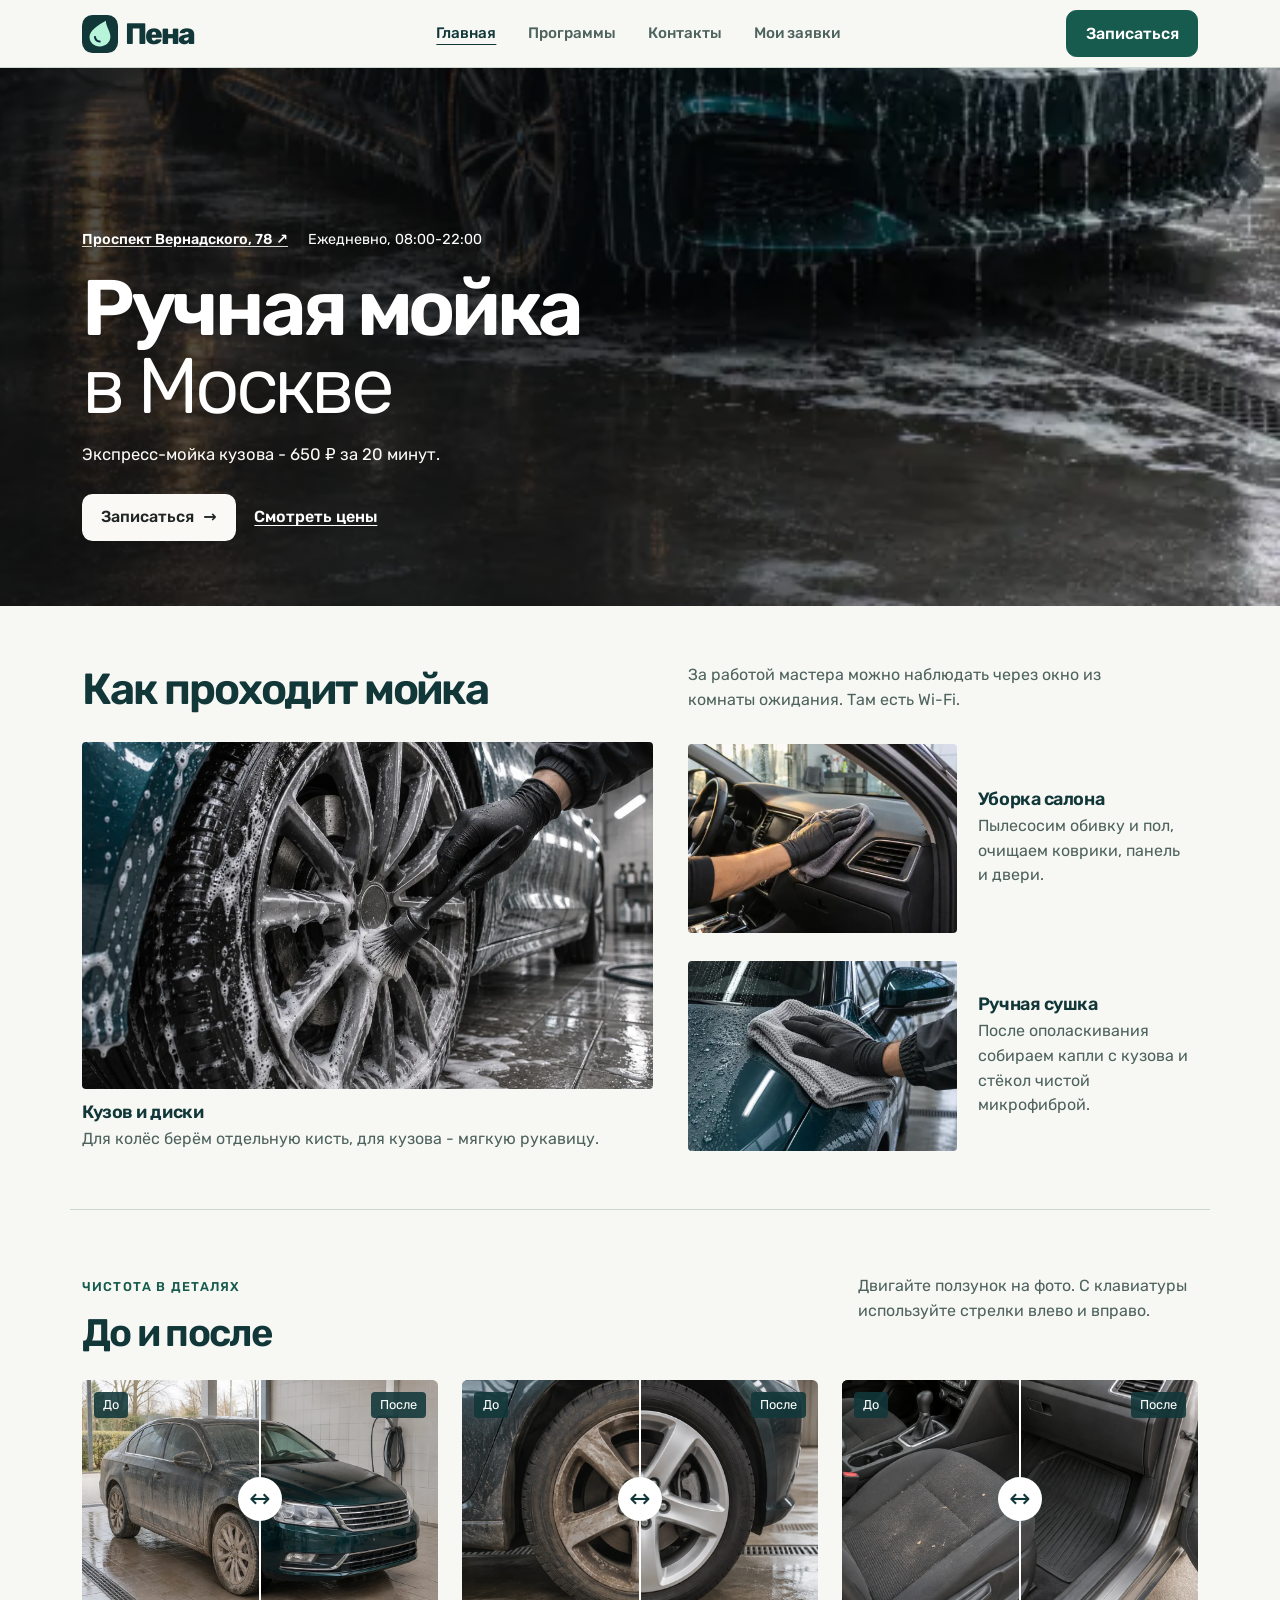
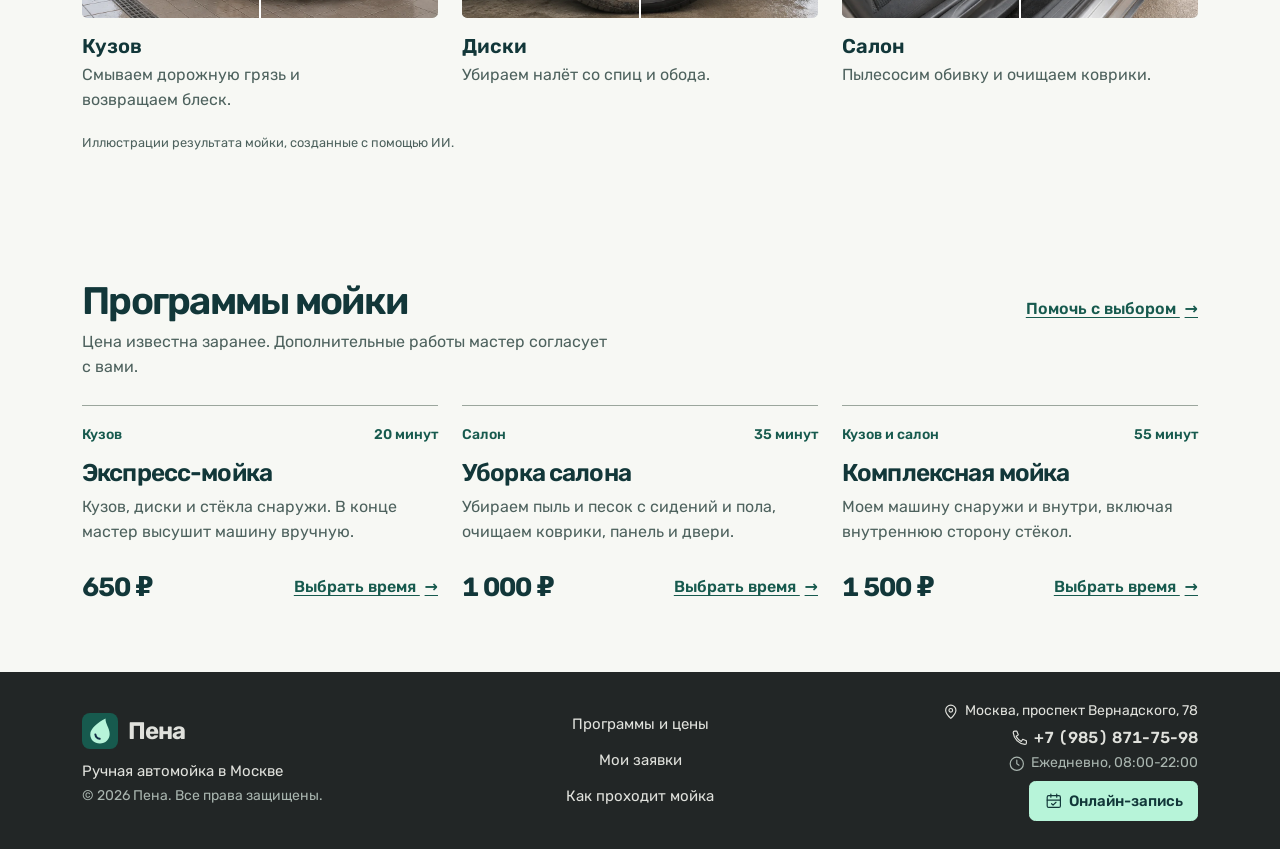
<file: index.html>
<!doctype html>
<html lang="ru">
<head>
  <meta charset="utf-8">
  <meta name="viewport" content="width=device-width, initial-scale=1">
  <meta name="theme-color" content="#123b3c">
  <meta name="description" content="Ручная мойка кузова и уборка салона на проспекте Вернадского, 78. Три программы от 650 ₽. Работаем ежедневно с 08:00 до 22:00.">
  <meta property="og:type" content="website">
  <meta property="og:locale" content="ru_RU">
  <meta property="og:title" content="Пена - ручная автомойка на проспекте Вернадского">
  <meta property="og:description" content="Ручная мойка кузова и уборка салона на проспекте Вернадского, 78. Три программы от 650 ₽. Работаем ежедневно с 08:00 до 22:00.">
  <title>Пена - ручная автомойка на проспекте Вернадского</title>
  <link rel="icon" href="images/drop.svg" type="image/svg+xml">
  <link rel="stylesheet" href="vendor/bootstrap/css/bootstrap.min.css">
  <link rel="stylesheet" href="css/custom.css?v=32db517846">
</head>
<body>
  <a class="skip-link visually-hidden-focusable" href="#main-content">К содержимому</a>
  <header id="top" class="site-header container-fluid px-0">
    <nav class="navbar navbar-expand-md" aria-label="Основная навигация">
      <div class="container">
        <a class="navbar-brand wordmark" href="index.html" aria-label="Пена, главная страница">
          <img src="images/drop.svg" alt="" width="36" height="38">Пена
        </a>
        <button class="navbar-toggler" type="button" data-bs-toggle="collapse" data-bs-target="#site-menu"
                aria-controls="site-menu" aria-expanded="false" aria-label="Меню разделов"><span class="navbar-toggler-icon"></span></button>
        <div id="site-menu" class="collapse navbar-collapse">
          <ul class="navbar-nav mx-md-auto gap-md-2 gap-lg-3">
            <li class="nav-item"><a class="nav-link active" aria-current="page" href="index.html">Главная</a></li>
            <li class="nav-item"><a class="nav-link" href="catalog.html">Программы</a></li>
            <li class="nav-item"><a class="nav-link" href="#contacts">Контакты</a></li>
            <li class="nav-item"><a class="nav-link" id="nav-requests" href="order.html#requests">Мои заявки</a></li>
          </ul>
          <a class="btn btn-primary nav-booking" id="nav-booking" href="order.html">Записаться</a>
        </div>
      </div>
    </nav>
  </header>

  <main id="main-content" tabindex="-1">
    <section class="home-hero" aria-labelledby="hero-title">
      <picture class="hero-backdrop">
        <source media="(max-width: 767.98px) and (orientation: portrait)"
                srcset="images/wash-portrait-480.webp 480w, images/wash-portrait.webp 864w"
                sizes="100vw" width="864" height="1080">
        <img src="images/wash-panorama.webp"
             srcset="images/wash-panorama-960.webp 960w, images/wash-panorama.webp 1728w"
             sizes="100vw" width="1728" height="864" fetchpriority="high"
             alt="Струя воды смывает пену с тёмного седана в моечном боксе">
      </picture>
      <div class="hero-content">
        <div class="container">
          <div class="hero-copy">
            <div class="hero-location">
              <a class="hero-address" href="https://yandex.ru/maps/213/moscow/?text=%D0%9C%D0%BE%D1%81%D0%BA%D0%B2%D0%B0%2C%20%D0%BF%D1%80%D0%BE%D1%81%D0%BF%D0%B5%D0%BA%D1%82%20%D0%92%D0%B5%D1%80%D0%BD%D0%B0%D0%B4%D1%81%D0%BA%D0%BE%D0%B3%D0%BE%2C%2078" target="_blank" rel="noopener noreferrer">Проспект Вернадского, 78 <span aria-hidden="true">↗</span></a>
              <span class="hero-hours">Ежедневно, 08:00-22:00</span>
            </div>
            <h1 id="hero-title">Ручная мойка <span>в Москве</span></h1>
            <p>Экспресс-мойка кузова - 650&nbsp;₽ за&nbsp;20&nbsp;минут.</p>
            <div class="hero-actions">
              <a class="btn btn-photo" href="order.html" aria-label="Записаться на мойку">Записаться <span aria-hidden="true">→</span></a>
              <a class="hero-link" href="#programs">Смотреть цены</a>
            </div>
          </div>
        </div>
      </div>
    </section>

    <section id="about" class="container wash-story" aria-labelledby="about-title">
      <div class="story-heading">
        <h2 id="about-title">Как проходит мойка</h2>
        <p>За работой мастера можно наблюдать через окно из комнаты ожидания. Там есть Wi-Fi.</p>
      </div>
      <div class="story-spread">
        <figure class="story-lead">
          <img src="images/wheel-care.webp" srcset="images/wheel-care-480.webp 480w, images/wheel-care.webp 1080w"
               sizes="(min-width: 1400px) 680px, (min-width: 992px) 52vw, (min-width: 768px) 696px, (min-width: 576px) 516px, 100vw"
               width="1080" height="720" loading="lazy" decoding="async" alt="Мастер очищает кистью спицы колёсного диска в пене">
          <figcaption><h3>Кузов и диски</h3><p>Для колёс берём отдельную кисть, для кузова - мягкую рукавицу.</p></figcaption>
        </figure>
        <figure class="story-detail">
          <img src="images/cabin-care.webp" srcset="images/cabin-care-480.webp 480w, images/cabin-care.webp 1080w"
               sizes="(min-width: 1400px) 310px, (min-width: 992px) 23vw, (min-width: 576px) 44vw, 40vw"
               width="1080" height="720" loading="lazy" decoding="async" alt="Мастер протирает переднюю панель салона возле дефлектора">
          <figcaption><h3>Уборка салона</h3><p>Пылесосим обивку и пол, очищаем коврики, панель и двери.</p></figcaption>
        </figure>
        <figure class="story-detail">
          <img src="images/hand-drying.webp" srcset="images/hand-drying-480.webp 480w, images/hand-drying.webp 1080w"
               sizes="(min-width: 1400px) 310px, (min-width: 992px) 23vw, (min-width: 576px) 44vw, 40vw"
               width="1080" height="720" loading="lazy" decoding="async" alt="Рука в перчатке собирает капли с кузова вафельной микрофиброй">
          <figcaption><h3>Ручная сушка</h3><p>После ополаскивания собираем капли с кузова и стёкол чистой микрофиброй.</p></figcaption>
        </figure>
      </div>
    </section>

    <section id="before-after" class="container section-space" aria-labelledby="gallery-title">
      <div class="section-heading">
        <div><p class="feature-eyebrow">Чистота в деталях</p><h2 id="gallery-title">До и после</h2></div>
        <p class="feature-note" id="gallery-hint">Двигайте ползунок на фото. С клавиатуры используйте стрелки влево и вправо.</p>
      </div>
      <div class="row g-4">
        <div class="col-12 col-md-4">
          <figure class="comparison-figure">
            <div class="comparison-frame">
              <img class="comparison-photo comparison-after" src="images/comparison-body.webp" width="2172" height="724" loading="lazy" decoding="async" alt="Чистый тёмно-бирюзовый кузов после мойки">
              <div class="comparison-before"><img class="comparison-photo" src="images/comparison-body.webp" width="2172" height="724" loading="lazy" decoding="async" alt="Тот же кузов с дорожной грязью до мойки"></div>
              <span class="comparison-badge before" aria-hidden="true">До</span><span class="comparison-badge after" aria-hidden="true">После</span>
              <span class="comparison-handle" aria-hidden="true"><span>↔</span></span>
              <input class="comparison-range" type="range" min="0" max="100" value="50" disabled aria-label="Сравнить кузов до и после мойки" aria-describedby="gallery-hint">
            </div>
            <figcaption><h3>Кузов</h3><p>Смываем дорожную грязь и возвращаем блеск.</p></figcaption>
          </figure>
        </div>
        <div class="col-12 col-md-4">
          <figure class="comparison-figure">
            <div class="comparison-frame">
              <img class="comparison-photo comparison-after" src="images/comparison-wheels.webp" width="2172" height="724" loading="lazy" decoding="async" alt="Чистый серебристый колёсный диск после мойки">
              <div class="comparison-before"><img class="comparison-photo" src="images/comparison-wheels.webp" width="2172" height="724" loading="lazy" decoding="async" alt="Тот же диск с налётом и грязью до мойки"></div>
              <span class="comparison-badge before" aria-hidden="true">До</span><span class="comparison-badge after" aria-hidden="true">После</span>
              <span class="comparison-handle" aria-hidden="true"><span>↔</span></span>
              <input class="comparison-range" type="range" min="0" max="100" value="50" disabled aria-label="Сравнить диски до и после мойки" aria-describedby="gallery-hint">
            </div>
            <figcaption><h3>Диски</h3><p>Убираем налёт со спиц и обода.</p></figcaption>
          </figure>
        </div>
        <div class="col-12 col-md-4">
          <figure class="comparison-figure">
            <div class="comparison-frame">
              <img class="comparison-photo comparison-after" src="images/comparison-interior.webp" width="2172" height="724" loading="lazy" decoding="async" alt="Чистое тканевое сиденье и коврик после уборки">
              <div class="comparison-before"><img class="comparison-photo" src="images/comparison-interior.webp" width="2172" height="724" loading="lazy" decoding="async" alt="То же сиденье с крошками и грязный коврик до уборки"></div>
              <span class="comparison-badge before" aria-hidden="true">До</span><span class="comparison-badge after" aria-hidden="true">После</span>
              <span class="comparison-handle" aria-hidden="true"><span>↔</span></span>
              <input class="comparison-range" type="range" min="0" max="100" value="50" disabled aria-label="Сравнить салон до и после уборки" aria-describedby="gallery-hint">
            </div>
            <figcaption><h3>Салон</h3><p>Пылесосим обивку и очищаем коврики.</p></figcaption>
          </figure>
        </div>
      </div>
      <p class="gallery-note">Иллюстрации результата мойки, созданные с помощью ИИ.</p>
      <noscript><p>Для перемещения ползунков включите JavaScript.</p></noscript>
    </section>

    <section id="programs" class="container section-space" aria-labelledby="programs-title">
      <div class="section-heading">
        <div><h2 id="programs-title">Программы мойки</h2><p class="rates-note">Цена известна заранее. Дополнительные работы мастер согласует с вами.</p></div>
        <a class="text-action" href="catalog.html#program-picker">Помочь с выбором <span aria-hidden="true">→</span></a>
      </div>
      <div class="row g-3 g-lg-4">
        <div class="col-12 col-md-6 col-lg-4">
          <article class="rate-card h-100">
            <p class="service-meta"><span>Кузов</span><span>20 минут</span></p>
            <h3><a class="title-link" href="product.html?program=express">Экспресс-мойка</a></h3>
            <p class="service-description">Кузов, диски и стёкла снаружи. В конце мастер высушит машину вручную.</p>
            <div class="rate-bottom"><strong>650&nbsp;₽</strong><a class="text-action" href="order.html?program=express" aria-label="Выбрать время для программы «Экспресс-мойка»">Выбрать время <span aria-hidden="true">→</span></a></div>
          </article>
        </div>
        <div class="col-12 col-md-6 col-lg-4">
          <article class="rate-card h-100">
            <p class="service-meta"><span>Салон</span><span>35 минут</span></p>
            <h3><a class="title-link" href="product.html?program=interior">Уборка салона</a></h3>
            <p class="service-description">Убираем пыль и песок с сидений и пола, очищаем коврики, панель и двери.</p>
            <div class="rate-bottom"><strong>1&nbsp;000&nbsp;₽</strong><a class="text-action" href="order.html?program=interior" aria-label="Выбрать время для программы «Уборка салона»">Выбрать время <span aria-hidden="true">→</span></a></div>
          </article>
        </div>
        <div class="col-12 col-md-6 col-lg-4">
          <article class="rate-card h-100">
            <p class="service-meta"><span>Кузов и салон</span><span>55 минут</span></p>
            <h3><a class="title-link" href="product.html?program=complete">Комплексная мойка</a></h3>
            <p class="service-description">Моем машину снаружи и внутри, включая внутреннюю сторону стёкол.</p>
            <div class="rate-bottom"><strong>1&nbsp;500&nbsp;₽</strong><a class="text-action" href="order.html?program=complete" aria-label="Выбрать время для программы «Комплексная мойка»">Выбрать время <span aria-hidden="true">→</span></a></div>
          </article>
        </div>
      </div>
    </section>
  </main>

  <footer id="contacts" class="site-footer" aria-labelledby="contacts-title">
    <h2 id="contacts-title" class="visually-hidden">Контакты и разделы автомойки «Пена»</h2>
    <div class="container footer-layout">
      <div class="footer-about">
        <a class="footer-brand" href="index.html" aria-label="Пена, главная страница">
          <span class="footer-brand-mark"><img src="images/drop.svg" width="26" height="28" alt=""></span>
          <span>Пена</span>
        </a>
        <p class="footer-description">Ручная автомойка в Москве</p>
        <p class="footer-copyright">© 2026 Пена. Все права защищены.</p>
      </div>
      <nav class="footer-nav" aria-label="Разделы внизу страницы">
        <a href="catalog.html">Программы и цены</a>
        <a href="order.html#requests">Мои заявки</a>
        <a href="index.html#about">Как проходит мойка</a>
      </nav>
      <div class="footer-contacts">
        <address class="footer-contact-details">
          <a class="footer-contact-line footer-address" href="https://yandex.ru/maps/213/moscow/?text=%D0%9C%D0%BE%D1%81%D0%BA%D0%B2%D0%B0%2C%20%D0%BF%D1%80%D0%BE%D1%81%D0%BF%D0%B5%D0%BA%D1%82%20%D0%92%D0%B5%D1%80%D0%BD%D0%B0%D0%B4%D1%81%D0%BA%D0%BE%D0%B3%D0%BE%2C%2078" target="_blank" rel="noopener noreferrer">
            <svg class="footer-icon" viewBox="0 0 24 24" fill="none" stroke="currentColor" stroke-width="1.6" stroke-linecap="round" stroke-linejoin="round" aria-hidden="true"><path d="M19 10c0 5-7 11-7 11S5 15 5 10a7 7 0 1 1 14 0Z"/><circle cx="12" cy="10" r="2.5"/></svg><span>Москва, проспект Вернадского, 78</span>
          </a>
          <a class="footer-contact-line footer-telephone" href="tel:+79858717598">
            <svg class="footer-icon" viewBox="0 0 24 24" fill="none" stroke="currentColor" stroke-width="1.6" stroke-linecap="round" stroke-linejoin="round" aria-hidden="true"><path d="m8 3 2 5-3 2a16 16 0 0 0 7 7l2-3 5 2v3a2 2 0 0 1-2 2A18 18 0 0 1 3 5a2 2 0 0 1 2-2Z"/></svg><span>+7 (985) 871-75-98</span>
          </a>
          <span class="footer-contact-line footer-hours"><svg class="footer-icon" viewBox="0 0 24 24" fill="none" stroke="currentColor" stroke-width="1.6" stroke-linecap="round" stroke-linejoin="round" aria-hidden="true"><circle cx="12" cy="12" r="9"/><path d="M12 7v5l3 2"/></svg><span>Ежедневно, 08:00-22:00</span></span>
        </address>
        <a class="btn footer-booking" href="order.html"><svg class="footer-icon" viewBox="0 0 24 24" fill="none" stroke="currentColor" stroke-width="1.6" stroke-linecap="round" stroke-linejoin="round" aria-hidden="true"><rect x="3" y="5" width="18" height="16" rx="2"/><path d="M16 3v4M8 3v4M3 11h18m-12 5 2 2 4-4"/></svg><span>Онлайн-запись</span></a>
      </div>
    </div>
  </footer>

  <script src="vendor/bootstrap/js/bootstrap.bundle.min.js"></script>
  <script src="js/navigation.js"></script>
  <script src="js/gallery.js"></script>
</body>
</html>
</file>
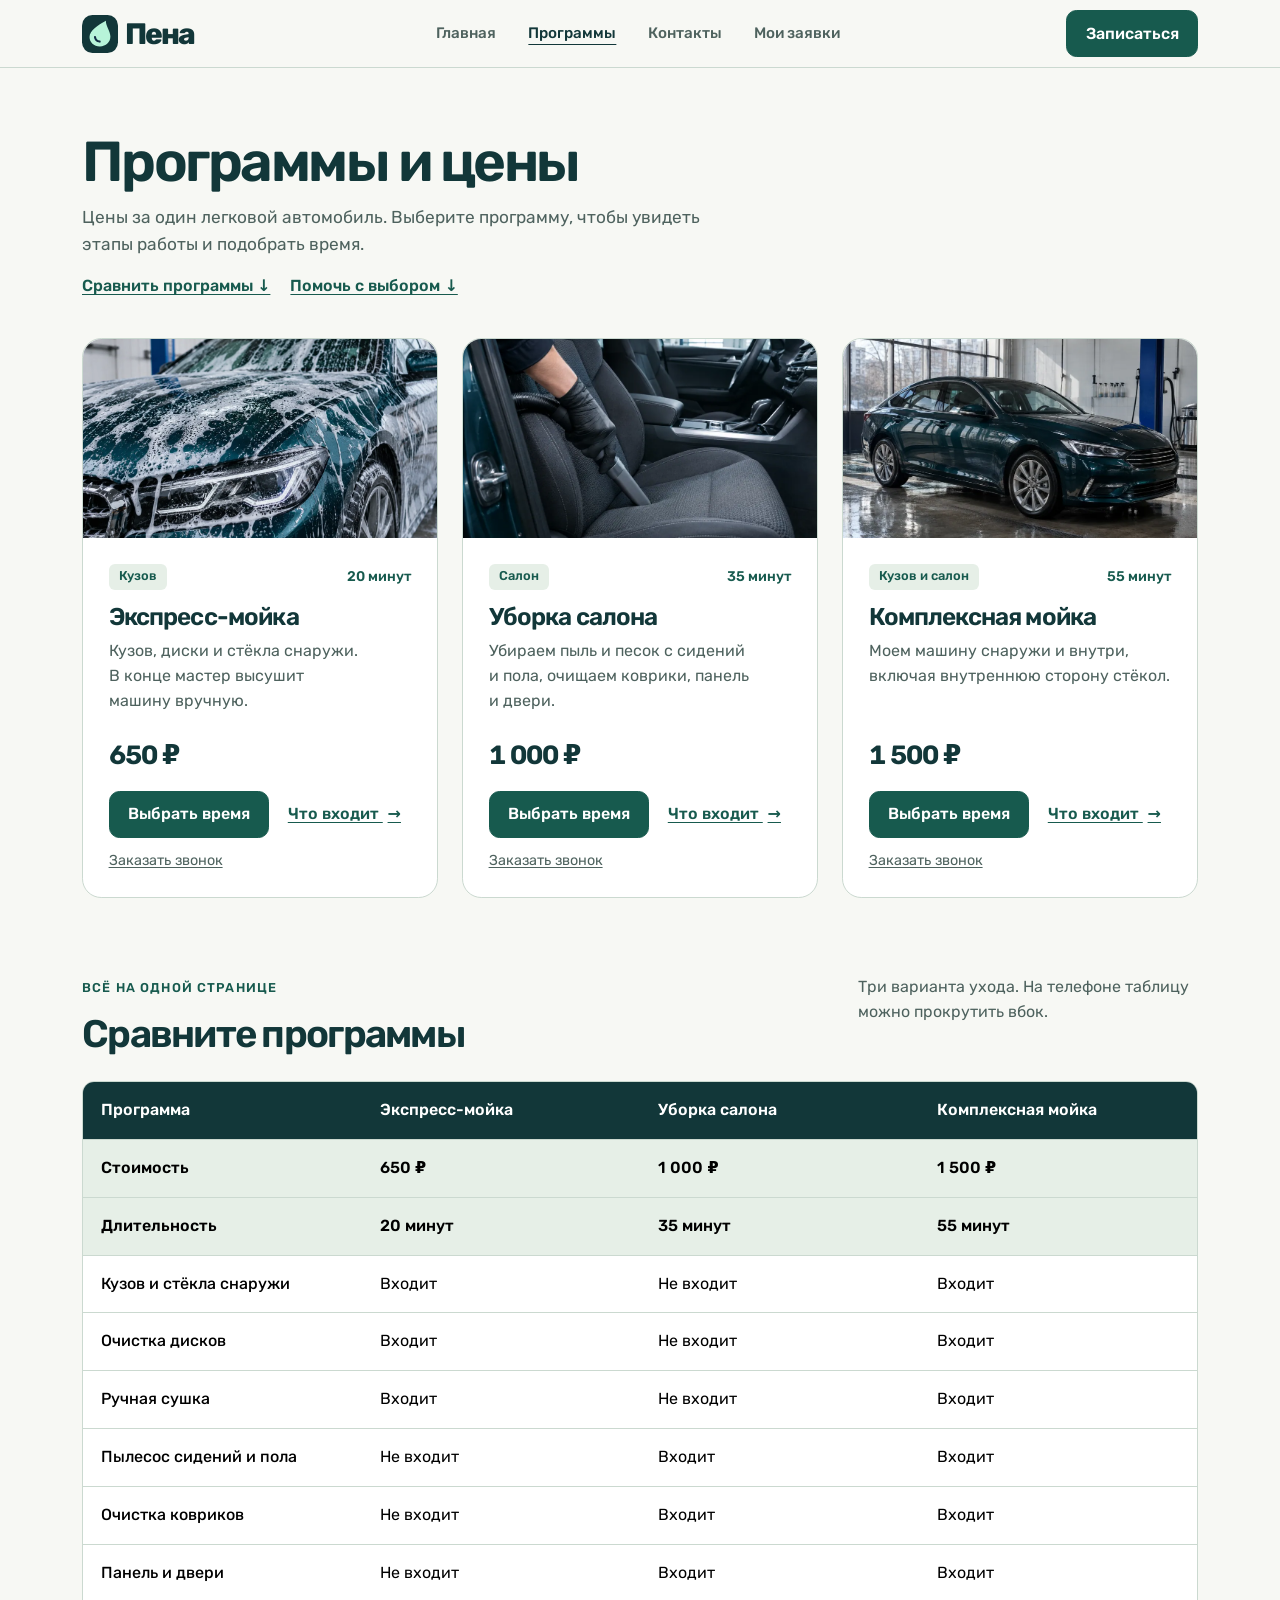
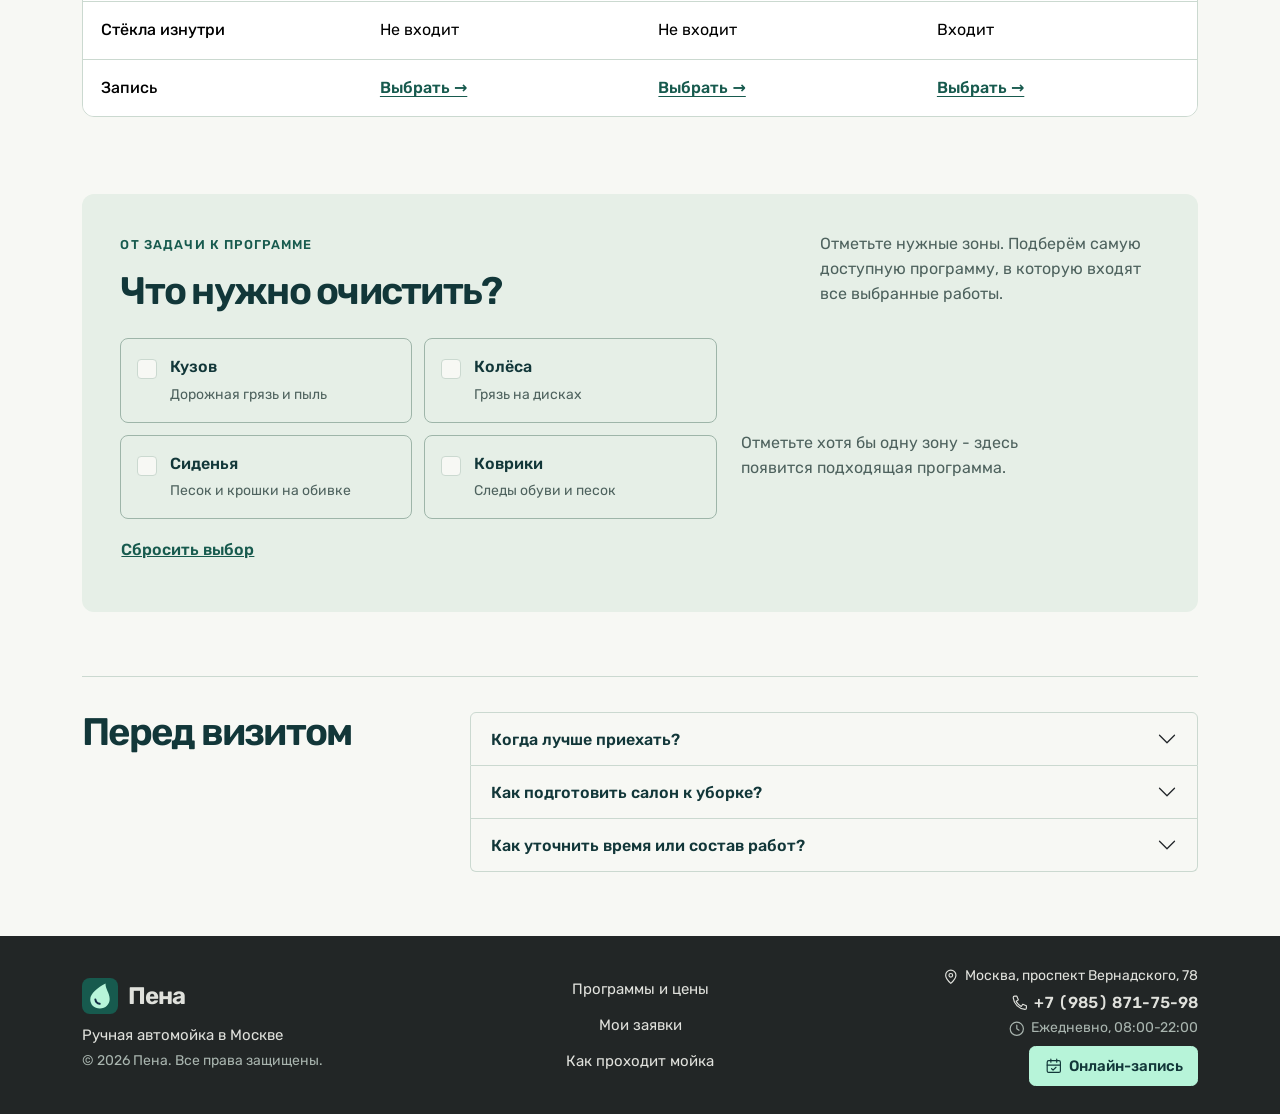
<file: catalog.html>
<!doctype html>
<html lang="ru">
<head>
  <meta charset="utf-8">
  <meta name="viewport" content="width=device-width, initial-scale=1">
  <meta name="theme-color" content="#123b3c">
  <meta name="description" content="Сравните стоимость, длительность и состав экспресс-мойки, уборки салона и комплексной мойки.">
  <meta property="og:type" content="website">
  <meta property="og:locale" content="ru_RU">
  <meta property="og:title" content="Программы и цены - автомойка «Пена»">
  <meta property="og:description" content="Сравните стоимость, длительность и состав экспресс-мойки, уборки салона и комплексной мойки.">
  <title>Программы и цены - автомойка «Пена»</title>
  <link rel="icon" href="images/drop.svg" type="image/svg+xml">
  <link rel="stylesheet" href="vendor/bootstrap/css/bootstrap.min.css">
  <link rel="stylesheet" href="css/custom.css?v=32db517846">
</head>
<body>
  <a class="skip-link visually-hidden-focusable" href="#main-content">К содержимому</a>
  <header id="top" class="site-header container-fluid px-0">
    <nav class="navbar navbar-expand-md" aria-label="Основная навигация">
      <div class="container">
        <a class="navbar-brand wordmark" href="index.html" aria-label="Пена, главная страница">
          <img src="images/drop.svg" alt="" width="36" height="38">Пена
        </a>
        <button class="navbar-toggler" type="button" data-bs-toggle="collapse" data-bs-target="#site-menu"
                aria-controls="site-menu" aria-expanded="false" aria-label="Меню разделов"><span class="navbar-toggler-icon"></span></button>
        <div id="site-menu" class="collapse navbar-collapse">
          <ul class="navbar-nav mx-md-auto gap-md-2 gap-lg-3">
            <li class="nav-item"><a class="nav-link" href="index.html">Главная</a></li>
            <li class="nav-item"><a class="nav-link active" aria-current="page" href="catalog.html">Программы</a></li>
            <li class="nav-item"><a class="nav-link" href="#contacts">Контакты</a></li>
            <li class="nav-item"><a class="nav-link" id="nav-requests" href="order.html#requests">Мои заявки</a></li>
          </ul>
          <a class="btn btn-primary nav-booking" id="nav-booking" href="order.html">Записаться</a>
        </div>
      </div>
    </nav>
  </header>

  <main id="main-content" tabindex="-1" class="container page-space">
    <div class="page-intro"><h1>Программы и цены</h1><p>Цены за один легковой автомобиль. Выберите программу, чтобы увидеть этапы работы и подобрать время.</p>
      <a class="text-action d-inline-block mt-3" href="#compare">Сравнить программы ↓</a>
      <a class="text-action d-inline-block mt-3 ms-3" href="#program-picker">Помочь с выбором ↓</a>
    </div>
    <div class="row g-3 g-lg-4">
        <div class="col-12 col-md-6 col-lg-4">
          <article class="card catalog-card h-100">
            <a href="product.html?program=express" tabindex="-1" aria-hidden="true" class="card-photo-link"><img class="program-photo" src="images/car-wash.webp" width="1120" height="840" alt="Активная пена на капоте и лобовом стекле автомобиля"></a>
            <div class="card-body">
              <p class="service-meta"><span class="badge program-badge">Кузов</span><span>20 минут</span></p>
              <h2><a class="title-link" href="product.html?program=express">Экспресс-мойка</a></h2>
              <p class="service-description">Кузов, диски и стёкла снаружи. В конце мастер высушит машину вручную.</p>
              <p class="catalog-price">650&nbsp;₽</p>
              <div class="card-actions">
                <a class="btn btn-primary" href="order.html?program=express" aria-label="Выбрать время для программы «Экспресс-мойка»">Выбрать время</a>
                <a class="text-action" href="product.html?program=express" aria-label="Состав программы «Экспресс-мойка»">Что входит <span aria-hidden="true">→</span></a>
              </div>
              <a class="callback-link" href="order.html?program=express#callback">Заказать звонок</a>
            </div>
          </article>
        </div>
        <div class="col-12 col-md-6 col-lg-4">
          <article class="card catalog-card h-100">
            <a href="product.html?program=interior" tabindex="-1" aria-hidden="true" class="card-photo-link"><img class="program-photo" src="images/interior.webp" width="960" height="720" alt="Мастер чистит пылесосом тканевое сиденье автомобиля"></a>
            <div class="card-body">
              <p class="service-meta"><span class="badge program-badge">Салон</span><span>35 минут</span></p>
              <h2><a class="title-link" href="product.html?program=interior">Уборка салона</a></h2>
              <p class="service-description">Убираем пыль и песок с сидений и пола, очищаем коврики, панель и двери.</p>
              <p class="catalog-price">1&nbsp;000&nbsp;₽</p>
              <div class="card-actions">
                <a class="btn btn-primary" href="order.html?program=interior" aria-label="Выбрать время для программы «Уборка салона»">Выбрать время</a>
                <a class="text-action" href="product.html?program=interior" aria-label="Состав программы «Уборка салона»">Что входит <span aria-hidden="true">→</span></a>
              </div>
              <a class="callback-link" href="order.html?program=interior#callback">Заказать звонок</a>
            </div>
          </article>
        </div>
        <div class="col-12 col-md-6 col-lg-4">
          <article class="card catalog-card h-100">
            <a href="product.html?program=complete" tabindex="-1" aria-hidden="true" class="card-photo-link"><img class="program-photo" src="images/complete.webp" width="960" height="720" alt="Чистый тёмно-бирюзовый седан в светлом боксе автомойки"></a>
            <div class="card-body">
              <p class="service-meta"><span class="badge program-badge">Кузов и салон</span><span>55 минут</span></p>
              <h2><a class="title-link" href="product.html?program=complete">Комплексная мойка</a></h2>
              <p class="service-description">Моем машину снаружи и внутри, включая внутреннюю сторону стёкол.</p>
              <p class="catalog-price">1&nbsp;500&nbsp;₽</p>
              <div class="card-actions">
                <a class="btn btn-primary" href="order.html?program=complete" aria-label="Выбрать время для программы «Комплексная мойка»">Выбрать время</a>
                <a class="text-action" href="product.html?program=complete" aria-label="Состав программы «Комплексная мойка»">Что входит <span aria-hidden="true">→</span></a>
              </div>
              <a class="callback-link" href="order.html?program=complete#callback">Заказать звонок</a>
            </div>
          </article>
        </div>
    </div>
    <section id="compare" class="feature-section" aria-labelledby="compare-title">
      <div class="section-heading">
        <div><p class="feature-eyebrow">Всё на одной странице</p><h2 id="compare-title">Сравните программы</h2></div>
        <p id="compare-hint" class="feature-note">Три варианта ухода. На телефоне таблицу можно прокрутить вбок.</p>
      </div>
      <div class="comparison-scroll" role="region" aria-labelledby="compare-title" aria-describedby="compare-hint" tabindex="0">
        <table id="program-comparison" class="table comparison-table">
          <caption class="visually-hidden">Стоимость, длительность и состав трёх программ мойки</caption>
        </table>
      </div>
      <noscript><p>Для таблицы сравнения включите JavaScript. Цены и состав программ доступны в карточках выше.</p></noscript>
    </section>
    <section id="program-picker" class="feature-section program-picker" aria-labelledby="picker-title">
      <div class="section-heading">
        <div><p class="feature-eyebrow">От задачи к программе</p><h2 id="picker-title">Что нужно очистить?</h2></div>
        <p class="feature-note">Отметьте нужные зоны. Подберём самую доступную программу, в которую входят все выбранные работы.</p>
      </div>
      <div class="row g-4 align-items-center">
        <div class="col-12 col-lg-7">
          <form id="condition-form">
            <fieldset>
              <legend class="visually-hidden">Зоны автомобиля для очистки</legend>
              <div class="condition-options">
                <label class="condition-option"><input type="checkbox" class="form-check-input" name="needs" value="body"><span><strong>Кузов</strong><small>Дорожная грязь и пыль</small></span></label>
                <label class="condition-option"><input type="checkbox" class="form-check-input" name="needs" value="wheels"><span><strong>Колёса</strong><small>Грязь на дисках</small></span></label>
                <label class="condition-option"><input type="checkbox" class="form-check-input" name="needs" value="seats"><span><strong>Сиденья</strong><small>Песок и крошки на обивке</small></span></label>
                <label class="condition-option"><input type="checkbox" class="form-check-input" name="needs" value="mats"><span><strong>Коврики</strong><small>Следы обуви и песок</small></span></label>
              </div>
            </fieldset>
            <button type="reset" class="btn btn-link px-0 mt-2">Сбросить выбор</button>
          </form>
        </div>
        <div class="col-12 col-lg-5" aria-live="polite" aria-atomic="true">
          <p id="recommendation-empty" class="recommendation-empty">Отметьте хотя бы одну зону - здесь появится подходящая программа.</p>
          <div id="recommendation" hidden>
            <p class="feature-eyebrow">Подходит вашей машине</p>
            <h3 id="recommended-name"></h3>
            <p id="recommended-reason" class="text-muted"></p>
            <p class="recommendation-facts"><strong id="recommended-price"></strong><span id="recommended-duration"></span></p>
            <div class="d-flex flex-wrap gap-3 align-items-center">
              <a id="recommended-booking" class="btn btn-primary">Выбрать время</a>
              <a id="recommended-details" class="text-action">Весь состав →</a>
            </div>
          </div>
        </div>
      </div>
      <noscript><p>Для подбора включите JavaScript или выберите программу из каталога выше.</p></noscript>
    </section>
    <section class="faq-section" aria-labelledby="faq-title">
      <div class="row gy-3 gx-lg-5">
        <div class="col-12 col-md-4"><h2 id="faq-title">Перед визитом</h2></div>
        <div class="col-12 col-md-8">
          <div class="accordion" id="booking-faq">
            <div class="accordion-item">
              <h3 class="accordion-header"><button class="accordion-button collapsed" type="button" data-bs-toggle="collapse" data-bs-target="#faq-arrival" aria-expanded="false" aria-controls="faq-arrival">Когда лучше приехать?</button></h3>
              <div id="faq-arrival" class="accordion-collapse collapse" data-bs-parent="#booking-faq"><div class="accordion-body">Приезжайте за пять минут до согласованного времени, чтобы успеть передать машину мастеру.</div></div>
            </div>
            <div class="accordion-item">
              <h3 class="accordion-header"><button class="accordion-button collapsed" type="button" data-bs-toggle="collapse" data-bs-target="#faq-cabin" aria-expanded="false" aria-controls="faq-cabin">Как подготовить салон к уборке?</button></h3>
              <div id="faq-cabin" class="accordion-collapse collapse" data-bs-parent="#booking-faq"><div class="accordion-body">Заберите ценные вещи, освободите сиденья и карманы дверей. Так мастер сможет очистить все поверхности.</div></div>
            </div>
            <div class="accordion-item">
              <h3 class="accordion-header"><button class="accordion-button collapsed" type="button" data-bs-toggle="collapse" data-bs-target="#faq-change" aria-expanded="false" aria-controls="faq-change">Как уточнить время или состав работ?</button></h3>
              <div id="faq-change" class="accordion-collapse collapse" data-bs-parent="#booking-faq"><div class="accordion-body">Позвоните в часы работы по номеру <a href="tel:+79858717598">+7 (985) 871-75-98</a>. Сохранённые на этом устройстве заявки доступны в разделе <a href="order.html#requests">«Мои заявки»</a>.</div></div>
            </div>
          </div>
        </div>
      </div>
    </section>
  </main>

  <footer id="contacts" class="site-footer" aria-labelledby="contacts-title">
    <h2 id="contacts-title" class="visually-hidden">Контакты и разделы автомойки «Пена»</h2>
    <div class="container footer-layout">
      <div class="footer-about">
        <a class="footer-brand" href="index.html" aria-label="Пена, главная страница">
          <span class="footer-brand-mark"><img src="images/drop.svg" width="26" height="28" alt=""></span>
          <span>Пена</span>
        </a>
        <p class="footer-description">Ручная автомойка в Москве</p>
        <p class="footer-copyright">© 2026 Пена. Все права защищены.</p>
      </div>
      <nav class="footer-nav" aria-label="Разделы внизу страницы">
        <a href="catalog.html">Программы и цены</a>
        <a href="order.html#requests">Мои заявки</a>
        <a href="index.html#about">Как проходит мойка</a>
      </nav>
      <div class="footer-contacts">
        <address class="footer-contact-details">
          <a class="footer-contact-line footer-address" href="https://yandex.ru/maps/213/moscow/?text=%D0%9C%D0%BE%D1%81%D0%BA%D0%B2%D0%B0%2C%20%D0%BF%D1%80%D0%BE%D1%81%D0%BF%D0%B5%D0%BA%D1%82%20%D0%92%D0%B5%D1%80%D0%BD%D0%B0%D0%B4%D1%81%D0%BA%D0%BE%D0%B3%D0%BE%2C%2078" target="_blank" rel="noopener noreferrer">
            <svg class="footer-icon" viewBox="0 0 24 24" fill="none" stroke="currentColor" stroke-width="1.6" stroke-linecap="round" stroke-linejoin="round" aria-hidden="true"><path d="M19 10c0 5-7 11-7 11S5 15 5 10a7 7 0 1 1 14 0Z"/><circle cx="12" cy="10" r="2.5"/></svg><span>Москва, проспект Вернадского, 78</span>
          </a>
          <a class="footer-contact-line footer-telephone" href="tel:+79858717598">
            <svg class="footer-icon" viewBox="0 0 24 24" fill="none" stroke="currentColor" stroke-width="1.6" stroke-linecap="round" stroke-linejoin="round" aria-hidden="true"><path d="m8 3 2 5-3 2a16 16 0 0 0 7 7l2-3 5 2v3a2 2 0 0 1-2 2A18 18 0 0 1 3 5a2 2 0 0 1 2-2Z"/></svg><span>+7 (985) 871-75-98</span>
          </a>
          <span class="footer-contact-line footer-hours"><svg class="footer-icon" viewBox="0 0 24 24" fill="none" stroke="currentColor" stroke-width="1.6" stroke-linecap="round" stroke-linejoin="round" aria-hidden="true"><circle cx="12" cy="12" r="9"/><path d="M12 7v5l3 2"/></svg><span>Ежедневно, 08:00-22:00</span></span>
        </address>
        <a class="btn footer-booking" href="order.html"><svg class="footer-icon" viewBox="0 0 24 24" fill="none" stroke="currentColor" stroke-width="1.6" stroke-linecap="round" stroke-linejoin="round" aria-hidden="true"><rect x="3" y="5" width="18" height="16" rx="2"/><path d="M16 3v4M8 3v4M3 11h18m-12 5 2 2 4-4"/></svg><span>Онлайн-запись</span></a>
      </div>
    </div>
  </footer>

  <script src="vendor/bootstrap/js/bootstrap.bundle.min.js"></script>
  <script src="js/navigation.js"></script>
  <script src="js/programs.js"></script>
  <script src="js/comparison.js"></script>
  <script src="js/program-picker.js"></script>
</body>
</html>
</file>
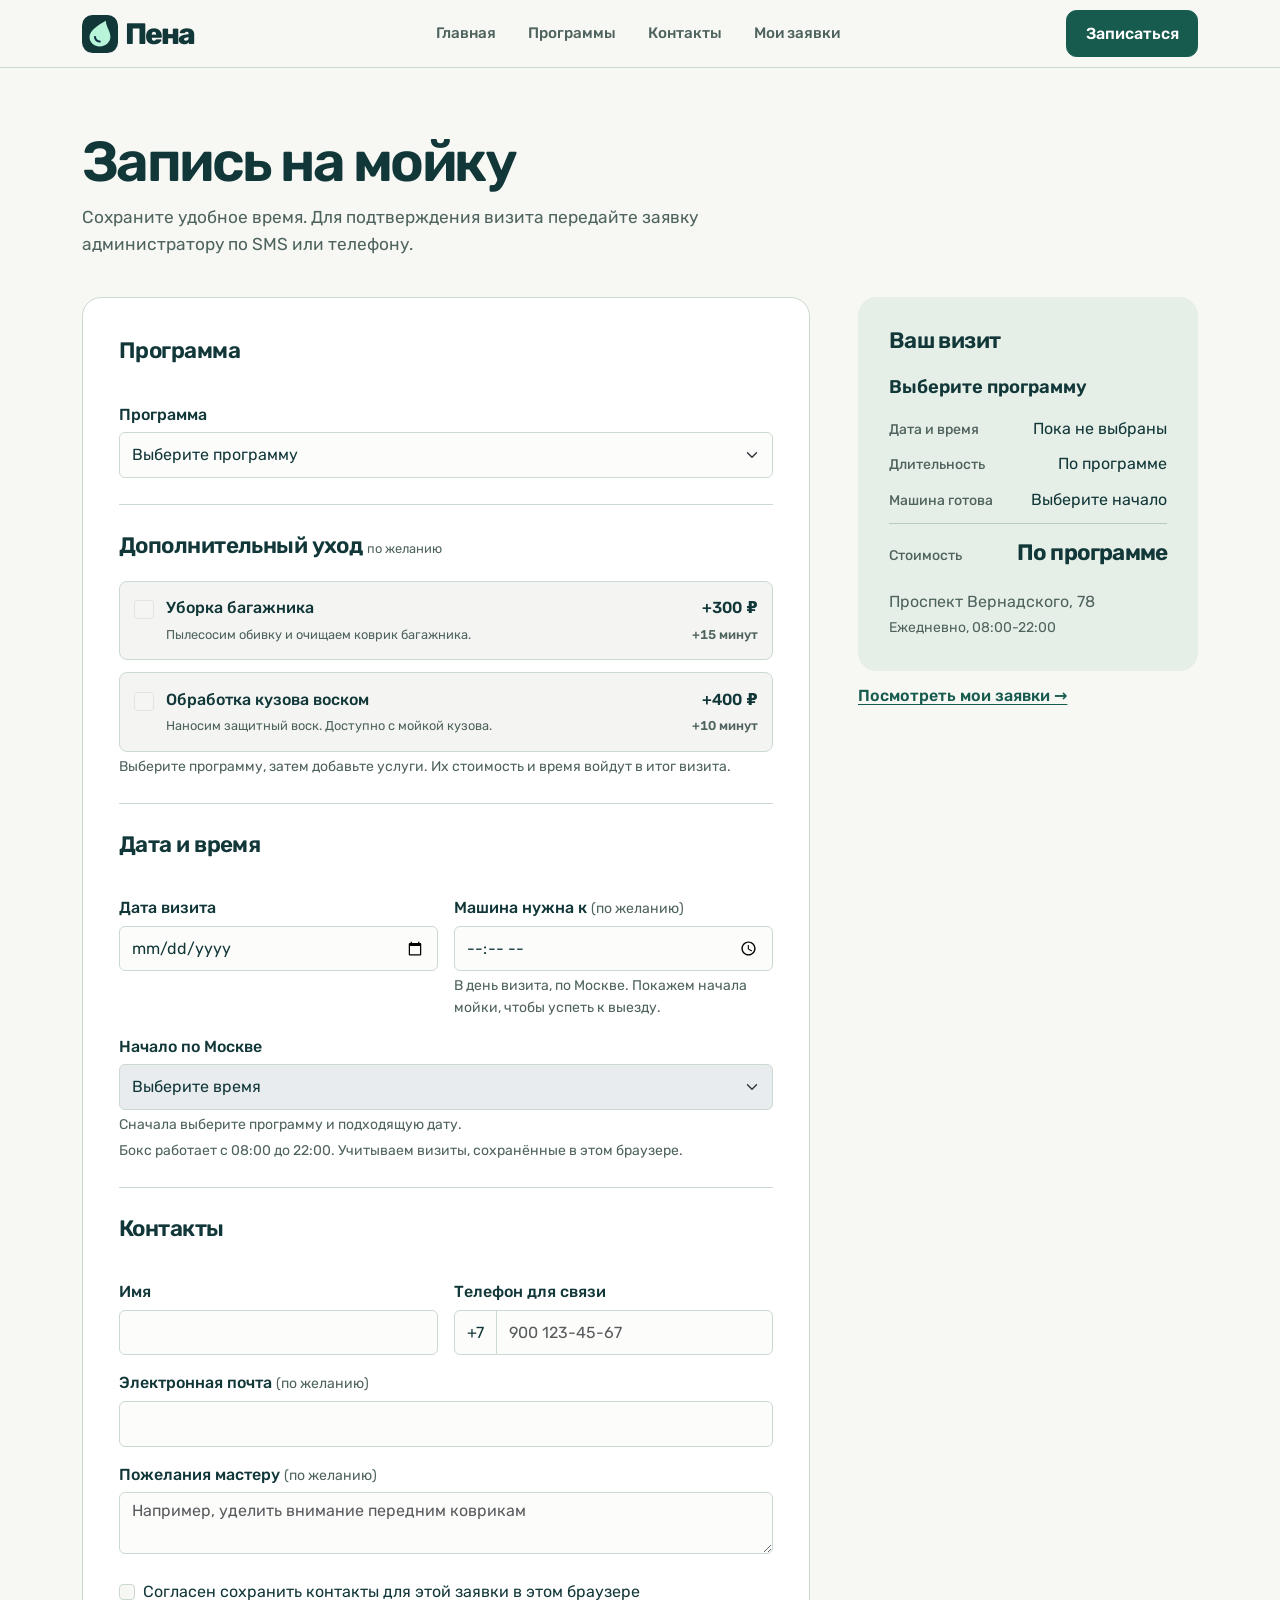
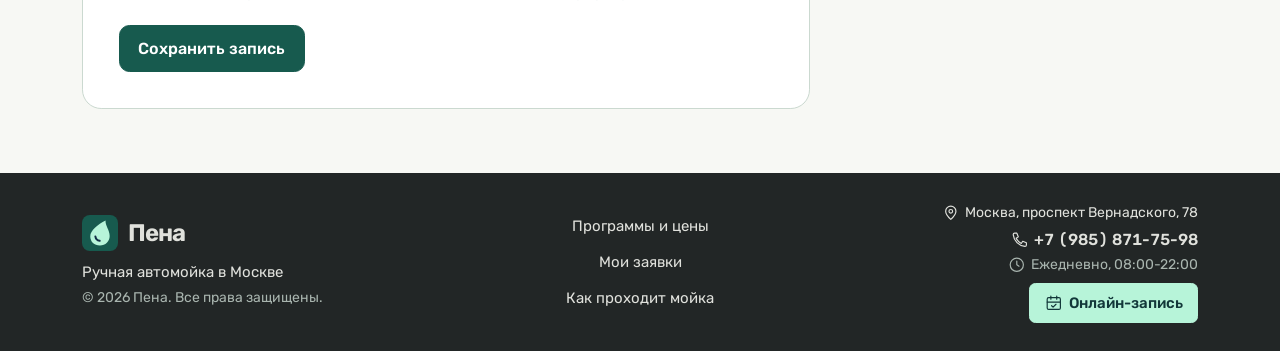
<file: order.html>
<!doctype html>
<html lang="ru">
<head>
  <meta charset="utf-8">
  <meta name="viewport" content="width=device-width, initial-scale=1">
  <meta name="theme-color" content="#123b3c">
  <meta name="description" content="Выбор программы, даты и времени мойки. Сохранение визита и запросов на обратный звонок.">
  <meta property="og:type" content="website">
  <meta property="og:locale" content="ru_RU">
  <meta property="og:title" content="Запись на мойку - Пена">
  <meta property="og:description" content="Выбор программы, даты и времени мойки. Сохранение визита и запросов на обратный звонок.">
  <title>Запись на мойку - Пена</title>
  <link rel="icon" href="images/drop.svg" type="image/svg+xml">
  <link rel="stylesheet" href="vendor/bootstrap/css/bootstrap.min.css">
  <link rel="stylesheet" href="css/custom.css?v=32db517846">
</head>
<body>
  <a class="skip-link visually-hidden-focusable" href="#main-content">К содержимому</a>
  <header id="top" class="site-header container-fluid px-0">
    <nav class="navbar navbar-expand-md" aria-label="Основная навигация">
      <div class="container">
        <a class="navbar-brand wordmark" href="index.html" aria-label="Пена, главная страница">
          <img src="images/drop.svg" alt="" width="36" height="38">Пена
        </a>
        <button class="navbar-toggler" type="button" data-bs-toggle="collapse" data-bs-target="#site-menu"
                aria-controls="site-menu" aria-expanded="false" aria-label="Меню разделов"><span class="navbar-toggler-icon"></span></button>
        <div id="site-menu" class="collapse navbar-collapse">
          <ul class="navbar-nav mx-md-auto gap-md-2 gap-lg-3">
            <li class="nav-item"><a class="nav-link" href="index.html">Главная</a></li>
            <li class="nav-item"><a class="nav-link" href="catalog.html">Программы</a></li>
            <li class="nav-item"><a class="nav-link" href="#contacts">Контакты</a></li>
            <li class="nav-item"><a class="nav-link" id="nav-requests" href="order.html#requests">Мои заявки</a></li>
          </ul>
          <a class="btn btn-primary nav-booking" id="nav-booking" href="order.html" aria-current="page">Записаться</a>
        </div>
      </div>
    </nav>
  </header>

  <main id="main-content" class="container page-space" tabindex="-1">
    <noscript><p class="alert alert-info">Для выбора времени включите JavaScript или <a href="tel:+79858717598">позвоните в автомойку</a>.</p></noscript>
    <section id="booking-panel" aria-labelledby="booking-title">
      <div class="page-intro"><h1 id="booking-title" tabindex="-1">Запись на мойку</h1><p>Сохраните удобное время. Для подтверждения визита передайте заявку администратору по SMS или телефону.</p></div>
      <div class="row g-4 gx-xl-5 align-items-start">
        <div class="col-12 col-lg-8">
          <form id="booking-form" class="booking-card" method="post">
            <fieldset>
              <legend>Программа</legend>
              <div class="row g-3">
                <div class="col-12">
                  <label for="booking-program" class="form-label">Программа</label>
                  <select id="booking-program" name="program" class="form-select" required aria-describedby="booking-program-error"><option value="">Выберите программу</option></select>
                  <div id="booking-program-error" class="invalid-feedback">Выберите программу мойки.</div>
                </div>
              </div>
            </fieldset>
            <fieldset>
              <legend>Дополнительный уход <span class="optional-label">по желанию</span></legend>
              <div id="extra-options" class="extra-options"></div>
              <p class="form-text mb-0">Выберите программу, затем добавьте услуги. Их стоимость и время войдут в итог визита.</p>
            </fieldset>
            <fieldset>
              <legend>Дата и время</legend>
              <div class="row g-3">
                <div class="col-12 col-md-6">
                  <label for="booking-date" class="form-label">Дата визита</label>
                  <input id="booking-date" name="date" type="date" class="form-control" required aria-describedby="booking-date-error">
                  <div id="booking-date-error" class="invalid-feedback">Выберите сегодняшнюю или будущую дату.</div>
                </div>
                <div class="col-12 col-md-6">
                  <label for="booking-departure" class="form-label">Машина нужна к <span>(по желанию)</span></label>
                  <input id="booking-departure" name="departure" type="time" step="60" class="form-control" aria-describedby="departure-hint departure-error">
                  <div id="departure-error" class="invalid-feedback">Укажите время выезда в формате ЧЧ:ММ.</div>
                  <div id="departure-hint" class="form-text">В день визита, по Москве. Покажем начала мойки, чтобы успеть к выезду.</div>
                </div>
                <div class="col-12">
                  <label for="booking-time" class="form-label">Начало по Москве</label>
                  <select id="booking-time" name="time" class="form-select" required disabled aria-describedby="booking-time-hint booking-time-error"><option value="">Выберите время</option></select>
                  <div id="booking-time-error" class="invalid-feedback">Выберите время начала.</div>
                  <div id="booking-time-hint" class="form-text" aria-live="polite">Сначала выберите программу и дату.</div>
                  <p class="form-text mb-0">Бокс работает с 08:00 до 22:00. Учитываем визиты, сохранённые в этом браузере.</p>
                  <button id="retry-times" class="btn btn-link px-0" type="button" hidden>Повторить проверку</button>
                </div>
              </div>
            </fieldset>
            <fieldset>
              <legend>Контакты</legend>
              <div class="row g-3">
              <div class="col-12 col-md-6">
                <label for="booking-name" class="form-label">Имя</label>
                <input id="booking-name" name="name" class="form-control" autocomplete="given-name" minlength="2" maxlength="80" required aria-describedby="booking-name-error">
                <div id="booking-name-error" class="invalid-feedback">Введите имя хотя бы из двух символов.</div>
              </div>
              <div class="col-12 col-md-6">
                <label for="booking-phone" class="form-label">Телефон для связи</label>
                <div class="input-group has-validation">
                  <span class="input-group-text">+7</span>
                  <input id="booking-phone" name="phone" class="form-control" type="tel" autocomplete="tel-national" placeholder="900 123-45-67" maxlength="25" required aria-describedby="booking-phone-error">
                  <div id="booking-phone-error" class="invalid-feedback">Введите 10 цифр после +7.</div>
                </div>
              </div>
                <div class="col-12">
                  <label for="booking-email" class="form-label">Электронная почта <span>(по желанию)</span></label>
                  <input id="booking-email" name="email" type="email" class="form-control" autocomplete="email" maxlength="254" aria-describedby="booking-email-error">
                  <div id="booking-email-error" class="invalid-feedback">Проверьте адрес электронной почты.</div>
                </div>
                <div class="col-12">
                  <label for="booking-comment" class="form-label">Пожелания мастеру <span>(по желанию)</span></label>
                  <textarea id="booking-comment" name="comment" rows="2" maxlength="500" class="form-control" placeholder="Например, уделить внимание передним коврикам"></textarea>
                </div>
              </div>
            </fieldset>
            <div class="form-check">
              <input id="booking-consent" name="consent" type="checkbox" class="form-check-input" required aria-describedby="booking-consent-error">
              <label class="form-check-label" for="booking-consent">Согласен сохранить контакты для этой заявки в этом браузере</label>
              <div id="booking-consent-error" class="invalid-feedback">Подтвердите сохранение контактов.</div>
            </div>
            <p id="booking-error" class="alert alert-warning mt-3 mb-0" role="alert" tabindex="-1" hidden></p>
            <div class="form-actions"><button class="btn btn-primary" type="submit" disabled>Сохранить запись</button></div>
          </form>
        </div>
        <aside class="col-12 col-lg-4 visit-aside" aria-labelledby="visit-title">
          <div class="visit-panel">
            <h2 id="visit-title">Ваш визит</h2>
            <p id="visit-program" class="visit-program">Выберите программу</p>
            <ul id="visit-extras" class="visit-extras" hidden aria-live="polite"></ul>
            <dl class="summary-list" aria-live="polite" aria-atomic="true">
              <div><dt>Дата и время</dt><dd id="visit-time">Пока не выбраны</dd></div>
              <div><dt>Длительность</dt><dd id="visit-duration">Уточняется</dd></div>
              <div><dt>Машина готова</dt><dd id="visit-finish">Выберите начало</dd></div>
              <div class="summary-total"><dt>Стоимость</dt><dd id="visit-price">По программе</dd></div>
            </dl>
            <address>Проспект Вернадского, 78<br><small>Ежедневно, 08:00-22:00</small></address>
          </div>
          <a class="aside-history" href="#requests">Посмотреть мои заявки <span aria-hidden="true">→</span></a>
        </aside>
      </div>
    </section>

    <section id="requests-panel" aria-labelledby="requests-title" hidden>
      <div class="section-heading history-heading">
        <div><h1 id="requests-title" tabindex="-1">Мои заявки</h1><p>Записи и запросы на звонок, сохранённые в этом браузере.</p></div>
        <a class="btn btn-primary" href="#booking">Новая запись</a>
      </div>
      <p id="requests-status" class="visually-hidden" role="status"></p>
      <div id="requests-list" aria-busy="true"></div>
    </section>
  </main>

  <div class="modal fade" id="callback-modal" tabindex="-1" aria-labelledby="callback-title" aria-hidden="true">
    <div class="modal-dialog modal-dialog-centered modal-dialog-scrollable"><div class="modal-content">
      <div class="modal-header"><h2 id="callback-title" class="modal-title h4">Обратный звонок</h2><button class="btn-close" type="button" data-bs-dismiss="modal" aria-label="Закрыть"></button></div>
      <div class="modal-body">
        <form id="callback-form" method="post">
          <p class="form-intro">Сохраните запрос, затем передайте его по SMS на номер мойки.</p>
          <div class="row g-3 mb-3">
            <div class="col-12"><label class="form-label" for="callback-program">Программа</label>
              <select id="callback-program" class="form-select" name="program"><option value="">Нужна помощь с выбором</option></select>
            </div>
              <div class="col-12">
                <label for="callback-name" class="form-label">Имя</label>
                <input id="callback-name" name="name" class="form-control" autocomplete="given-name" minlength="2" maxlength="80" required aria-describedby="callback-name-error">
                <div id="callback-name-error" class="invalid-feedback">Введите имя хотя бы из двух символов.</div>
              </div>
              <div class="col-12">
                <label for="callback-phone" class="form-label">Телефон для связи</label>
                <div class="input-group has-validation">
                  <span class="input-group-text">+7</span>
                  <input id="callback-phone" name="phone" class="form-control" type="tel" autocomplete="tel-national" placeholder="900 123-45-67" maxlength="25" required aria-describedby="callback-phone-error">
                  <div id="callback-phone-error" class="invalid-feedback">Введите 10 цифр после +7.</div>
                </div>
              </div>
          </div>
            <div class="form-check">
              <input id="callback-consent" name="consent" type="checkbox" class="form-check-input" required aria-describedby="callback-consent-error">
              <label class="form-check-label" for="callback-consent">Согласен сохранить контакты для этой заявки в этом браузере</label>
              <div id="callback-consent-error" class="invalid-feedback">Подтвердите сохранение контактов.</div>
            </div>
          <p id="callback-error" class="alert alert-warning mt-3 mb-0" role="alert" tabindex="-1" hidden></p>
          <button class="btn btn-primary mt-4" type="submit" disabled>Сохранить запрос</button>
        </form>
        <div id="callback-success" tabindex="-1" hidden></div>
      </div>
    </div></div>
  </div>

  <div class="modal fade" id="confirmation-modal" tabindex="-1" aria-labelledby="confirmation-title" aria-hidden="true">
    <div class="modal-dialog modal-dialog-centered modal-dialog-scrollable"><div class="modal-content">
      <div class="modal-header"><h2 id="confirmation-title" class="modal-title h4">Запись сохранена</h2><button type="button" class="btn-close" data-bs-dismiss="modal" aria-label="Закрыть"></button></div>
      <div class="modal-body" id="confirmation-summary"></div>
      <div class="modal-footer"><button type="button" class="btn btn-outline-primary" data-bs-dismiss="modal">Закрыть</button></div>
    </div></div>
  </div>

  <footer id="contacts" class="site-footer" aria-labelledby="contacts-title">
    <h2 id="contacts-title" class="visually-hidden">Контакты и разделы автомойки «Пена»</h2>
    <div class="container footer-layout">
      <div class="footer-about">
        <a class="footer-brand" href="index.html" aria-label="Пена, главная страница">
          <span class="footer-brand-mark"><img src="images/drop.svg" width="26" height="28" alt=""></span>
          <span>Пена</span>
        </a>
        <p class="footer-description">Ручная автомойка в Москве</p>
        <p class="footer-copyright">© 2026 Пена. Все права защищены.</p>
      </div>
      <nav class="footer-nav" aria-label="Разделы внизу страницы">
        <a href="catalog.html">Программы и цены</a>
        <a href="order.html#requests">Мои заявки</a>
        <a href="index.html#about">Как проходит мойка</a>
      </nav>
      <div class="footer-contacts">
        <address class="footer-contact-details">
          <a class="footer-contact-line footer-address" href="https://yandex.ru/maps/213/moscow/?text=%D0%9C%D0%BE%D1%81%D0%BA%D0%B2%D0%B0%2C%20%D0%BF%D1%80%D0%BE%D1%81%D0%BF%D0%B5%D0%BA%D1%82%20%D0%92%D0%B5%D1%80%D0%BD%D0%B0%D0%B4%D1%81%D0%BA%D0%BE%D0%B3%D0%BE%2C%2078" target="_blank" rel="noopener noreferrer">
            <svg class="footer-icon" viewBox="0 0 24 24" fill="none" stroke="currentColor" stroke-width="1.6" stroke-linecap="round" stroke-linejoin="round" aria-hidden="true"><path d="M19 10c0 5-7 11-7 11S5 15 5 10a7 7 0 1 1 14 0Z"/><circle cx="12" cy="10" r="2.5"/></svg><span>Москва, проспект Вернадского, 78</span>
          </a>
          <a class="footer-contact-line footer-telephone" href="tel:+79858717598">
            <svg class="footer-icon" viewBox="0 0 24 24" fill="none" stroke="currentColor" stroke-width="1.6" stroke-linecap="round" stroke-linejoin="round" aria-hidden="true"><path d="m8 3 2 5-3 2a16 16 0 0 0 7 7l2-3 5 2v3a2 2 0 0 1-2 2A18 18 0 0 1 3 5a2 2 0 0 1 2-2Z"/></svg><span>+7 (985) 871-75-98</span>
          </a>
          <span class="footer-contact-line footer-hours"><svg class="footer-icon" viewBox="0 0 24 24" fill="none" stroke="currentColor" stroke-width="1.6" stroke-linecap="round" stroke-linejoin="round" aria-hidden="true"><circle cx="12" cy="12" r="9"/><path d="M12 7v5l3 2"/></svg><span>Ежедневно, 08:00-22:00</span></span>
        </address>
        <a class="btn footer-booking" href="order.html"><svg class="footer-icon" viewBox="0 0 24 24" fill="none" stroke="currentColor" stroke-width="1.6" stroke-linecap="round" stroke-linejoin="round" aria-hidden="true"><rect x="3" y="5" width="18" height="16" rx="2"/><path d="M16 3v4M8 3v4M3 11h18m-12 5 2 2 4-4"/></svg><span>Онлайн-запись</span></a>
      </div>
    </div>
  </footer>

  <script src="vendor/bootstrap/js/bootstrap.bundle.min.js"></script>
  <script src="js/navigation.js"></script>
  <script src="js/programs.js"></script>
  <script src="js/validation.js"></script>
  <script src="js/requests.js"></script>
  <script src="js/request-view.js"></script>
  <script src="js/booking-extras.js"></script>
  <script src="js/order.js"></script>
  <script src="js/callback.js"></script>
</body>
</html>
</file>
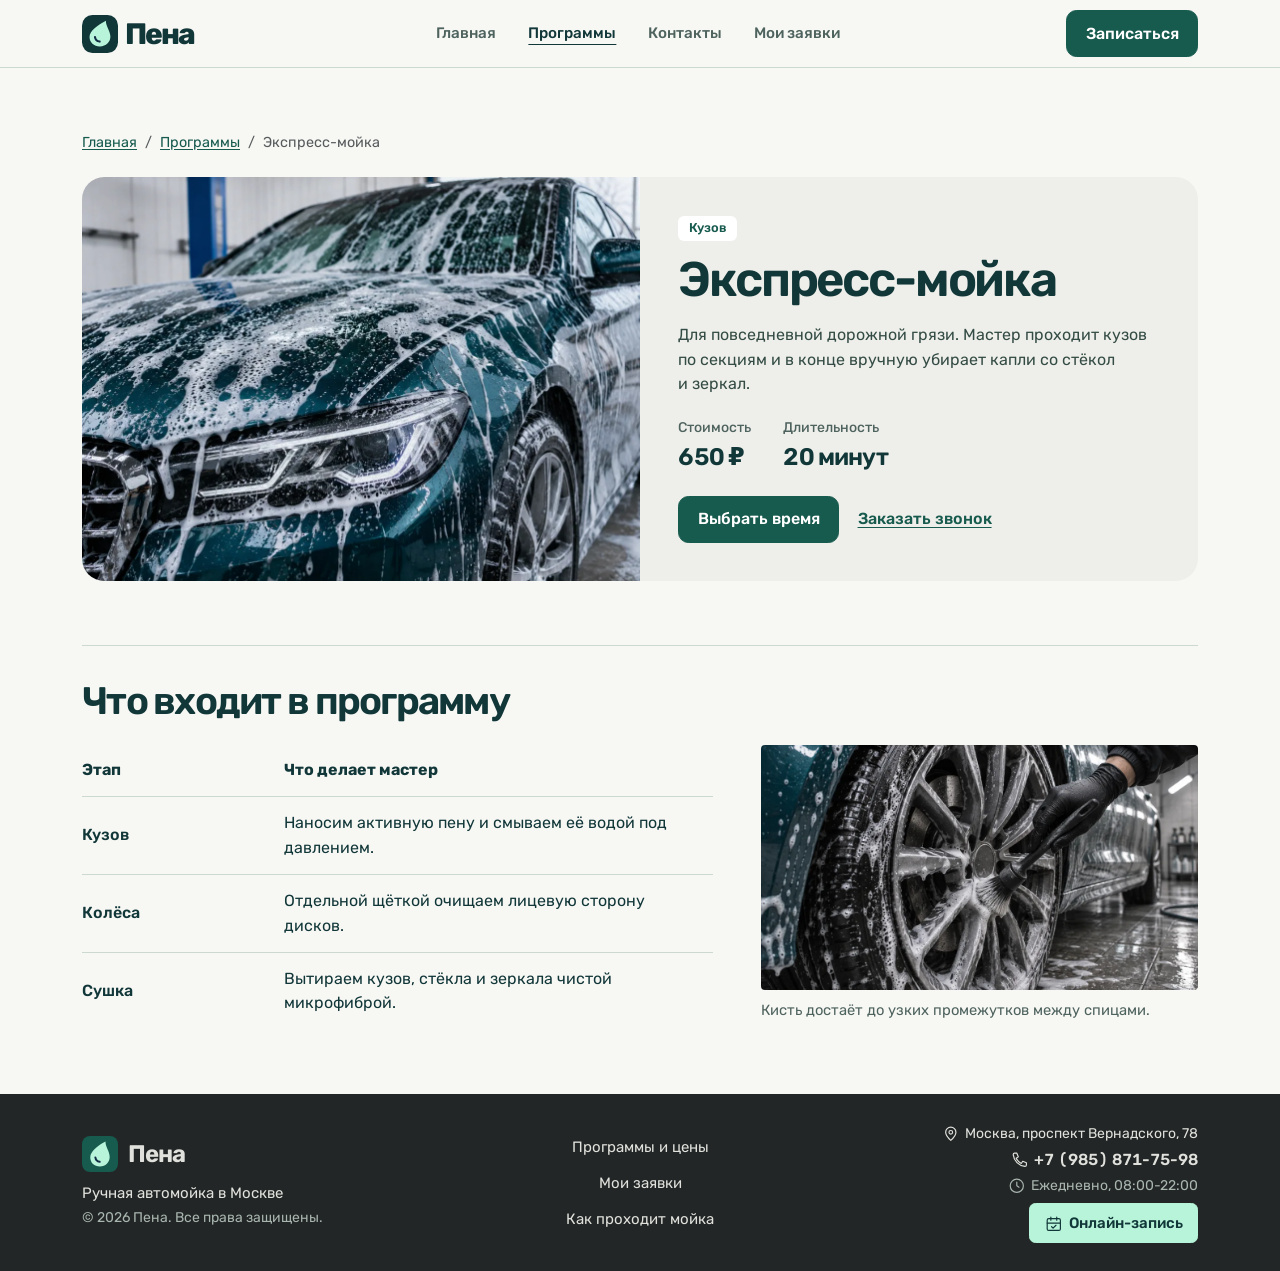
<file: product.html>
<!doctype html>
<html lang="ru">
<head>
  <meta charset="utf-8">
  <meta name="viewport" content="width=device-width, initial-scale=1">
  <meta name="theme-color" content="#123b3c">
  <meta name="description" content="Состав работ, цена и длительность выбранной программы. Подберите время визита на проспект Вернадского, 78.">
  <meta property="og:type" content="website">
  <meta property="og:locale" content="ru_RU">
  <meta property="og:title" content="Состав программы - автомойка «Пена»">
  <meta property="og:description" content="Состав работ, цена и длительность выбранной программы. Подберите время визита на проспект Вернадского, 78.">
  <title>Состав программы - автомойка «Пена»</title>
  <link rel="icon" href="images/drop.svg" type="image/svg+xml">
  <link rel="stylesheet" href="vendor/bootstrap/css/bootstrap.min.css">
  <link rel="stylesheet" href="css/custom.css?v=32db517846">
</head>
<body>
  <a class="skip-link visually-hidden-focusable" href="#main-content">К содержимому</a>
  <header id="top" class="site-header container-fluid px-0">
    <nav class="navbar navbar-expand-md" aria-label="Основная навигация">
      <div class="container">
        <a class="navbar-brand wordmark" href="index.html" aria-label="Пена, главная страница">
          <img src="images/drop.svg" alt="" width="36" height="38">Пена
        </a>
        <button class="navbar-toggler" type="button" data-bs-toggle="collapse" data-bs-target="#site-menu"
                aria-controls="site-menu" aria-expanded="false" aria-label="Меню разделов"><span class="navbar-toggler-icon"></span></button>
        <div id="site-menu" class="collapse navbar-collapse">
          <ul class="navbar-nav mx-md-auto gap-md-2 gap-lg-3">
            <li class="nav-item"><a class="nav-link" href="index.html">Главная</a></li>
            <li class="nav-item"><a class="nav-link active" aria-current="location" href="catalog.html">Программы</a></li>
            <li class="nav-item"><a class="nav-link" href="#contacts">Контакты</a></li>
            <li class="nav-item"><a class="nav-link" id="nav-requests" href="order.html#requests">Мои заявки</a></li>
          </ul>
          <a class="btn btn-primary nav-booking" id="nav-booking" href="order.html">Записаться</a>
        </div>
      </div>
    </nav>
  </header>

  <main id="main-content" class="container page-space" tabindex="-1">
    <nav aria-label="Путь к программе">
      <ol class="breadcrumb"><li class="breadcrumb-item"><a href="index.html">Главная</a></li><li class="breadcrumb-item"><a href="catalog.html">Программы</a></li><li class="breadcrumb-item active" id="product-crumb" aria-current="page">Состав программы</li></ol>
    </nav>
    <noscript><p class="alert alert-info">Состав всех программ и цены можно узнать в <a href="catalog.html">каталоге</a> или по телефону <a href="tel:+79858717598">+7 (985) 871-75-98</a>.</p></noscript>
    <div id="product-error" class="empty-panel" hidden><h1>Программа не найдена</h1><p>Проверьте доступные варианты и цены в каталоге.</p><a class="btn btn-primary" href="catalog.html">К программам</a></div>
    <div id="product-details" hidden>
      <div class="detail-layout row g-0 align-items-stretch">
        <div class="col-12 col-md-6 detail-image">
          <img id="product-photo" src="images/car-wash.webp" alt="" width="1120" height="840" loading="lazy">
        </div>
        <div class="col-12 col-md-6 detail-copy">
          <span id="product-category" class="badge program-badge"></span>
          <h1 id="product-title">Программа мойки</h1>
          <p id="product-description" class="detail-text"></p>
          <dl class="detail-facts"><div><dt>Стоимость</dt><dd id="product-price"></dd></div><div><dt>Длительность</dt><dd id="product-duration"></dd></div></dl>
          <div class="card-actions"><a id="product-booking" class="btn btn-primary" href="order.html">Выбрать время</a><a id="product-callback" class="text-action" href="order.html#callback">Заказать звонок</a></div>
        </div>
      </div>
      <section class="detail-steps" aria-labelledby="steps-title">
        <h2 id="steps-title">Что входит в программу</h2>
        <div class="row gy-4 gx-lg-5 align-items-start">
          <div class="col-12 col-lg-7">
            <div class="table-responsive">
              <table class="table align-middle mb-0">
                <caption class="visually-hidden">Этапы выбранной программы</caption>
                <thead><tr><th scope="col">Этап</th><th scope="col">Что делает мастер</th></tr></thead>
                <tbody id="product-steps"></tbody>
              </table>
            </div>
          </div>
          <div class="col-12 col-lg-5"><figure id="program-process" class="program-process"></figure></div>
        </div>
      </section>
    </div>
  </main>

  <footer id="contacts" class="site-footer" aria-labelledby="contacts-title">
    <h2 id="contacts-title" class="visually-hidden">Контакты и разделы автомойки «Пена»</h2>
    <div class="container footer-layout">
      <div class="footer-about">
        <a class="footer-brand" href="index.html" aria-label="Пена, главная страница">
          <span class="footer-brand-mark"><img src="images/drop.svg" width="26" height="28" alt=""></span>
          <span>Пена</span>
        </a>
        <p class="footer-description">Ручная автомойка в Москве</p>
        <p class="footer-copyright">© 2026 Пена. Все права защищены.</p>
      </div>
      <nav class="footer-nav" aria-label="Разделы внизу страницы">
        <a href="catalog.html">Программы и цены</a>
        <a href="order.html#requests">Мои заявки</a>
        <a href="index.html#about">Как проходит мойка</a>
      </nav>
      <div class="footer-contacts">
        <address class="footer-contact-details">
          <a class="footer-contact-line footer-address" href="https://yandex.ru/maps/213/moscow/?text=%D0%9C%D0%BE%D1%81%D0%BA%D0%B2%D0%B0%2C%20%D0%BF%D1%80%D0%BE%D1%81%D0%BF%D0%B5%D0%BA%D1%82%20%D0%92%D0%B5%D1%80%D0%BD%D0%B0%D0%B4%D1%81%D0%BA%D0%BE%D0%B3%D0%BE%2C%2078" target="_blank" rel="noopener noreferrer">
            <svg class="footer-icon" viewBox="0 0 24 24" fill="none" stroke="currentColor" stroke-width="1.6" stroke-linecap="round" stroke-linejoin="round" aria-hidden="true"><path d="M19 10c0 5-7 11-7 11S5 15 5 10a7 7 0 1 1 14 0Z"/><circle cx="12" cy="10" r="2.5"/></svg><span>Москва, проспект Вернадского, 78</span>
          </a>
          <a class="footer-contact-line footer-telephone" href="tel:+79858717598">
            <svg class="footer-icon" viewBox="0 0 24 24" fill="none" stroke="currentColor" stroke-width="1.6" stroke-linecap="round" stroke-linejoin="round" aria-hidden="true"><path d="m8 3 2 5-3 2a16 16 0 0 0 7 7l2-3 5 2v3a2 2 0 0 1-2 2A18 18 0 0 1 3 5a2 2 0 0 1 2-2Z"/></svg><span>+7 (985) 871-75-98</span>
          </a>
          <span class="footer-contact-line footer-hours"><svg class="footer-icon" viewBox="0 0 24 24" fill="none" stroke="currentColor" stroke-width="1.6" stroke-linecap="round" stroke-linejoin="round" aria-hidden="true"><circle cx="12" cy="12" r="9"/><path d="M12 7v5l3 2"/></svg><span>Ежедневно, 08:00-22:00</span></span>
        </address>
        <a class="btn footer-booking" href="order.html"><svg class="footer-icon" viewBox="0 0 24 24" fill="none" stroke="currentColor" stroke-width="1.6" stroke-linecap="round" stroke-linejoin="round" aria-hidden="true"><rect x="3" y="5" width="18" height="16" rx="2"/><path d="M16 3v4M8 3v4M3 11h18m-12 5 2 2 4-4"/></svg><span>Онлайн-запись</span></a>
      </div>
    </div>
  </footer>

  <script src="vendor/bootstrap/js/bootstrap.bundle.min.js"></script>
  <script src="js/navigation.js"></script>
  <script src="js/programs.js"></script>
  <script src="js/product.js"></script>
</body>
</html>
</file>
<file: css/custom.css>
@font-face {
  font-family: Rubik;
  src: url("../vendor/rubik/rubik-cyrillic-wght-normal.woff2") format("woff2");
  font-weight: 300 900;
  font-display: swap;
  unicode-range: U+0301, U+0400-045F, U+0490-0491, U+04B0-04B1, U+2116;
}
@font-face {
  font-family: Rubik;
  src: url("../vendor/rubik/rubik-latin-wght-normal.woff2") format("woff2");
  font-weight: 300 900;
  font-display: swap;
  unicode-range: U+0000-00FF, U+0131, U+0152-0153, U+02BB-02BC, U+02C6, U+02DA, U+02DC, U+0304, U+0308, U+0329, U+2000-206F, U+20AC, U+2122, U+2191, U+2193, U+2212, U+2215, U+FEFF, U+FFFD;
}

:root {
  --ink: #123739;
  --pine: #175a4e;
  --paper: #f7f8f4;
  --soft: #e6efe7;
  --muted: #4e625e;
  --line: #cbd9d0;
  --bs-body-color: var(--ink);
  --bs-body-bg: var(--paper);
  --bs-body-font-family: Rubik, system-ui, sans-serif;
  --bs-link-color-rgb: 23, 90, 78;
  --bs-link-hover-color-rgb: 13, 56, 48;
  --bs-border-color: var(--line);
}

body { line-height: 1.55; }

.feature-section { margin-top: clamp(3rem, 6vw, 5.5rem); scroll-margin-top: 6rem; }
.feature-eyebrow { color: var(--pine); font-size: .8rem; font-weight: 550; letter-spacing: .09em; text-transform: uppercase; }
.feature-note { color: var(--muted); max-width: 34ch; margin-bottom: 0; }
.comparison-scroll { overflow-x: auto; border: 1px solid var(--line); border-radius: .75rem; }
.comparison-table { --bs-table-bg: white; margin: 0; min-width: 690px; }
.comparison-table th, .comparison-table td { padding: 1rem 1.15rem; vertical-align: middle; }
.comparison-table thead th { background: var(--ink); color: white; font-weight: 550; width: 25%; }
.comparison-table tbody th, .comparison-table tfoot th { font-weight: 450; }
.comparison-table tr > :first-child { position: sticky; left: 0; z-index: 1; }
.comparison-table tbody tr:nth-child(-n+2) > * { background: var(--soft); font-weight: 550; }
.comparison-table tfoot > tr > * { border-bottom: 0; }
.program-picker { background: var(--soft); padding: clamp(1.25rem, 3vw, 2.5rem); border-radius: .75rem; }
.program-picker .btn-link { --bs-btn-color: var(--pine); --bs-btn-hover-color: var(--ink); }
.condition-options { display: grid; grid-template-columns: repeat(2, minmax(0, 1fr)); gap: .75rem; }
.condition-option { display: flex; align-items: flex-start; gap: .8rem; padding: 1rem; border: 1px solid #9eb5a9; border-radius: .5rem; cursor: pointer; }
.condition-option:has(:checked) { background: white; border-color: var(--pine); box-shadow: inset 0 0 0 1px var(--pine); }
.condition-option .form-check-input { flex-shrink: 0; width: 1.25rem; height: 1.25rem; }
.condition-option strong, .condition-option small { display: block; }
.condition-option strong { font-weight: 550; }
.condition-option small { margin-top: .25rem; color: var(--muted); }
.recommendation-empty { max-width: 30ch; color: var(--muted); margin: 0; }
.recommendation-facts { display: flex; align-items: baseline; gap: 1rem; }
.recommendation-facts strong { font-size: 1.75rem; font-variant-numeric: tabular-nums; }
@media (max-width: 374.98px) { .condition-options { grid-template-columns: 1fr; } }
.comparison-figure { margin: 0; }
.comparison-frame { --reveal: 50%; position: relative; aspect-ratio: 3 / 2; overflow: hidden; border-radius: .35rem; background: var(--soft); }
.comparison-frame:focus-within { outline: 3px solid var(--pine); outline-offset: 4px; }
.comparison-photo { position: absolute; top: 0; left: 0; width: 200%; max-width: none; height: 100%; pointer-events: none; }
.comparison-after { left: -100%; }
.comparison-before { position: absolute; inset: 0; clip-path: inset(0 calc(100% - var(--reveal)) 0 0); }
.comparison-badge { position: absolute; top: .75rem; background: rgba(18, 55, 57, .88); color: white; border-radius: .25rem; padding: .2rem .55rem; font-size: .8rem; pointer-events: none; }
.comparison-badge.before { left: .75rem; }
.comparison-badge.after { right: .75rem; }
.comparison-handle { position: absolute; top: 0; bottom: 0; left: var(--reveal); width: 2px; background: white; transform: translateX(-50%); pointer-events: none; }
.comparison-handle span { position: absolute; top: 50%; left: 50%; transform: translate(-50%, -50%); display: grid; place-items: center; width: 2.75rem; height: 2.75rem; border-radius: 50%; background: white; color: var(--ink); font-size: 1.6rem; box-shadow: 0 2px 12px #12373940; }
.comparison-range { appearance: none; position: absolute; top: 0; left: -22px; width: calc(100% + 44px); height: 100%; margin: 0; opacity: 0; cursor: ew-resize; touch-action: pan-y; }
.comparison-range::-webkit-slider-thumb { appearance: none; width: 44px; height: 44px; }
.comparison-range::-moz-range-thumb { width: 44px; height: 44px; border: 0; }
.comparison-figure figcaption { margin-top: 1rem; }
.comparison-figure h3 { font-size: 1.25rem; margin-bottom: .35rem; }
.comparison-figure p { color: var(--muted); margin: 0; }
.gallery-note { color: var(--muted); font-size: .8rem; margin: 1.25rem 0 0; }
.optional-label { display: inline-block; color: var(--muted); font-size: .8rem; font-weight: 400; letter-spacing: 0; }
.extra-options { display: grid; gap: .75rem; }
.extra-option { display: flex; align-items: flex-start; gap: .8rem; padding: .9rem; border: 1px solid var(--line); border-radius: .5rem; cursor: pointer; }
.extra-option:has(:checked) { border-color: var(--pine); background: var(--soft); }
.extra-option:has(:disabled) { background: #f4f5f2; cursor: default; }
.extra-option .form-check-input { flex-shrink: 0; width: 1.2rem; height: 1.2rem; }
.extra-description { flex: 1; }
.extra-description strong { display: block; font-weight: 500; }
.extra-option small { display: block; color: var(--muted); font-size: .8rem; margin-top: .25rem; }
.extra-facts { white-space: nowrap; text-align: right; font-weight: 550; font-variant-numeric: tabular-nums; }
.visit-extras { padding-left: 1.1rem; color: var(--muted); font-size: .9rem; }
.visit-extras li + li { margin-top: .4rem; }
@media (max-width: 374.98px) {
  .extra-option { flex-wrap: wrap; }
  .extra-description { flex-basis: calc(100% - 2rem); }
  .extra-facts { margin-left: 2rem; text-align: left; }
  .extra-facts small { display: inline; margin-left: .5rem; }
}
[hidden] { display: none !important; }
h1, h2, h3, p { overflow-wrap: break-word; }
h1, h2, h3, .modal-title, legend { font-weight: 600; }
h1, h2, h3 { text-wrap: balance; }
h1, .section-heading h2, .faq-section h2, .detail-steps h2 {
  letter-spacing: -.045em;
  line-height: 1.08;
}
h1 { font-size: clamp(2.15rem, 4.4vw, 4.35rem); }
.section-heading h2, .faq-section h2, .detail-steps h2 { font-size: clamp(1.85rem, 3vw, 3rem); }
p, dd, address { text-wrap: pretty; }
a { text-underline-offset: .17em; }
:focus-visible {
  outline: 3px solid #247563;
  outline-offset: 3px;
}
#contacts, #main-content, #programs, #about { scroll-margin-top: 5.5rem; }
.skip-link {
  position: fixed;
  z-index: 1100;
  inset: .5rem auto auto .5rem;
  background: white;
  padding: .6rem 1rem;
}

.btn {
  --bs-btn-border-radius: .65rem;
  --bs-btn-padding-x: 1.15rem;
  --bs-btn-padding-y: .65rem;
  --bs-btn-font-weight: 550;
  min-height: 2.75rem;
}
.btn-primary {
  --bs-btn-bg: var(--pine);
  --bs-btn-border-color: var(--pine);
  --bs-btn-hover-bg: #0f453c;
  --bs-btn-hover-border-color: #0f453c;
  --bs-btn-active-bg: #0c3931;
  --bs-btn-active-border-color: #0c3931;
  --bs-btn-disabled-bg: #4c746b;
  --bs-btn-disabled-border-color: #4c746b;
}
.btn-photo {
  --bs-btn-bg: #faf9f5;
  --bs-btn-color: #202525;
  --bs-btn-hover-bg: white;
  --bs-btn-hover-color: #151919;
  --bs-btn-active-bg: #e4e3dc;
  --bs-btn-active-color: #151919;
}
.btn-outline-primary {
  --bs-btn-color: var(--pine);
  --bs-btn-border-color: #91ada2;
  --bs-btn-hover-bg: var(--pine);
  --bs-btn-hover-border-color: var(--pine);
  --bs-btn-active-bg: var(--pine);
  --bs-btn-active-border-color: var(--pine);
}
.btn:focus-visible {
  box-shadow: none;
  outline: 3px solid #247563;
  outline-offset: 3px;
}
.text-action, .aside-history {
  font-weight: 550;
  color: var(--pine);
}
.text-action span, .hero-actions .btn span { margin-inline-start: .3em; }

.site-header {
  background: var(--paper);
  border-bottom: 1px solid var(--line);
  position: sticky;
  top: 0;
  z-index: 1020;
}
.site-header .navbar {
  min-height: 4.2rem;
  --bs-navbar-color: var(--muted);
  --bs-navbar-active-color: var(--ink);
}
.wordmark {
  display: inline-flex;
  align-items: center;
  gap: .45rem;
  color: var(--ink);
  font-size: 1.85rem;
  letter-spacing: -.065em;
  font-weight: 750;
  line-height: 1;
}
.wordmark img {
  background: var(--ink);
  border-radius: .65rem;
  padding: .28rem;
}
.navbar-nav .nav-link {
  font-size: .95rem;
  font-weight: 500;
}
.navbar-nav .nav-link.active {
  text-decoration: underline;
  text-underline-offset: .35rem;
}
.navbar-toggler { min-height: 2.75rem; }
.nav-booking { min-width: 7.5rem; }

.home-hero {
  position: relative;
  isolation: isolate;
  overflow: hidden;
  display: grid;
  align-items: end;
  min-height: clamp(30rem, 42vw, 43rem);
  background: #26282a;
  color: white;
}
.hero-backdrop, .home-hero::before {
  position: absolute;
  inset: 0;
  pointer-events: none;
}
.hero-backdrop img {
  display: block;
  width: 100%;
  height: 100%;
  object-fit: cover;
  object-position: 55% 48%;
}
.home-hero::before {
  content: "";
  z-index: 1;
  background: linear-gradient(90deg, rgb(7 9 11 / 72%), rgb(7 9 11 / 62%) var(--shade-stop, clamp(42%, 27rem, 58%)), transparent 86%);
}
.hero-content {
  position: relative;
  z-index: 2;
  padding-block: clamp(3.5rem, 5.1vw, 5.75rem);
}
.hero-copy {
  max-width: 44rem;
}
.hero-location {
  display: flex;
  flex-wrap: wrap;
  align-items: baseline;
  gap: .25rem 1.25rem;
  font-size: .9rem;
}
.hero-address {
  color: white;
  font-weight: 550;
  text-decoration-color: #d6d9d3;
}
.hero-address:hover, .hero-link:hover { color: white; }
.hero-hours { font-variant-numeric: tabular-nums; }
.hero-copy h1 {
  font-size: clamp(3.2rem, 6.15vw, 6.15rem);
  line-height: .99;
  letter-spacing: -.055em;
  margin: 1.15rem 0 1rem;
}
.hero-copy h1 span {
  display: block;
  font-weight: 360;
}
.hero-copy p {
  max-width: 38ch;
  margin-bottom: 1.65rem;
  font-size: clamp(1rem, 1.3vw, 1.16rem);
  color: #fcfbf8;
}
.hero-actions, .card-actions, .rate-bottom, .form-actions, .request-actions {
  display: flex;
  flex-wrap: wrap;
  gap: .8rem 1.15rem;
  align-items: center;
}
.hero-link {
  display: inline-flex;
  min-height: 2.75rem;
  align-items: center;
  color: white;
  font-weight: 550;
}
.home-hero :focus-visible, .site-footer :focus-visible { outline-color: white; }

.section-space, .page-space { padding-block: clamp(2.5rem, 5vw, 5rem); }
.section-heading {
  display: flex;
  flex-wrap: wrap;
  gap: .6rem 1.5rem;
  justify-content: space-between;
  align-items: baseline;
  margin-bottom: 1.6rem;
}
.section-heading h2 { margin: 0; }
.rates-note {
  max-width: 55ch;
  margin: .5rem 0 0;
  color: var(--muted);
}
.rate-card {
  display: flex;
  flex-direction: column;
  padding: 1.1rem 0 0;
  border-top: 1px solid #9ba69d;
}
.service-meta {
  display: flex;
  gap: .5rem 1rem;
  align-items: center;
  justify-content: space-between;
  font-size: .875rem;
  font-weight: 550;
  color: var(--pine);
  margin-bottom: .8rem;
}
.rate-card h3, .catalog-card h2 {
  font-size: clamp(1.35rem, 1.9vw, 1.75rem);
  letter-spacing: -.035em;
}
.title-link {
  color: inherit;
  text-decoration: none;
}
.title-link:hover, .title-link:focus-visible {
  color: var(--pine);
  text-decoration: underline;
}
.service-description {
  color: var(--muted);
  margin-bottom: 1.35rem;
}
.rate-bottom {
  margin-top: auto;
  justify-content: space-between;
}
.rate-bottom strong, .catalog-price, .detail-facts dd, .summary-total dd {
  font-variant-numeric: tabular-nums;
  letter-spacing: -.035em;
}
.rate-bottom strong, .catalog-price {
  font-size: 1.65rem;
  font-weight: 650;
}
.wash-story {
  padding-block: clamp(2.6rem, 4.5vw, 4.75rem);
  border-bottom: 1px solid var(--line);
}
.story-heading, .story-spread {
  display: grid;
  grid-template-columns: minmax(0, 1.12fr) minmax(0, 1fr);
  column-gap: clamp(1.5rem, 2.7vw, 2.8rem);
}
.story-heading {
  align-items: end;
  row-gap: .55rem;
  margin-bottom: clamp(1.35rem, 2.3vw, 2.25rem);
}
.story-heading h2 {
  margin: 0;
  font-size: clamp(2rem, 3.4vw, 3.5rem);
  letter-spacing: -.05em;
  line-height: 1.05;
}
.story-heading p, .story-spread p, .program-process figcaption {
  color: var(--muted);
  margin-bottom: 0;
}
.story-heading p { max-width: 46ch; }
.story-spread { row-gap: clamp(1rem, 2vw, 2rem); }
.story-spread figure, .program-process { margin: 0; }
.story-spread img, .program-process img {
  display: block;
  width: 100%;
  height: auto;
  object-fit: cover;
  border-radius: .25rem;
}
.story-spread h3 {
  margin-bottom: .25rem;
  font-size: clamp(1.1rem, 1.4vw, 1.35rem);
  letter-spacing: -.025em;
}
.story-lead { grid-row: span 2; }
.story-lead img { aspect-ratio: 1.65; }
.story-lead figcaption { margin-top: .8rem; }
.story-detail {
  display: grid;
  grid-template-columns: minmax(0, 1.1fr) minmax(0, .9fr);
  align-items: center;
  gap: clamp(.85rem, 1.65vw, 1.6rem);
}
.story-detail img { aspect-ratio: 1.42; }
.program-process img { aspect-ratio: 16 / 9; }
.program-process figcaption {
  margin-top: .55rem;
  font-size: .92rem;
}

.page-intro { margin-bottom: clamp(1.6rem, 3.1vw, 2.8rem); }
.page-intro p, .history-heading p {
  max-width: 60ch;
  font-size: 1.08rem;
  color: var(--muted);
  margin: .7rem 0 0;
}
.catalog-card {
  --bs-card-bg: white;
  --bs-card-border-color: var(--line);
  --bs-card-border-radius: 1.2rem;
}
.catalog-card .card-body {
  display: flex;
  flex-direction: column;
  padding: clamp(1.15rem, 2vw, 1.65rem);
}
.card-photo-link {
  display: block;
  border-radius: 1.16rem 1.16rem 0 0;
  overflow: hidden;
}
.program-photo {
  display: block;
  width: 100%;
  height: auto;
  aspect-ratio: 16 / 9;
  object-fit: cover;
}
.program-badge {
  background: var(--soft);
  color: var(--pine);
  font-size: .8rem;
  font-weight: 550;
  padding: .4rem .65rem;
}
.catalog-price { margin: auto 0 .9rem; }
.callback-link {
  color: var(--muted);
  font-size: .9rem;
  margin-top: .75rem;
  align-self: flex-start;
}
.faq-section, .detail-steps {
  border-top: 1px solid var(--line);
  padding-top: 2.2rem;
  margin-top: clamp(2.5rem, 5vw, 4.75rem);
}
.accordion {
  --bs-accordion-active-bg: var(--soft);
  --bs-accordion-active-color: var(--ink);
  --bs-accordion-bg: transparent;
}
.accordion-button { font-weight: 550; }

.breadcrumb {
  font-size: .9rem;
  margin-bottom: 1.4rem;
}
.detail-layout {
  border-radius: 1.4rem;
  background: #eeefea;
}
.detail-image {
  position: relative;
  min-height: 18rem;
}
.detail-image img {
  position: absolute;
  width: 100%;
  height: 100%;
  object-fit: cover;
  border-radius: 1.4rem 0 0 1.4rem;
}
.detail-copy { padding: clamp(1.45rem, 3vw, 3.25rem); }
.detail-copy .badge { background: white; }
.detail-copy h1 {
  margin: .8rem 0 1rem;
  font-size: clamp(2rem, 3.8vw, 3.75rem);
}
.detail-text {
  max-width: 48ch;
  color: #344c45;
}
.detail-facts {
  display: flex;
  flex-wrap: wrap;
  gap: .5rem 2rem;
  margin: 1.25rem 0;
}
.detail-facts dt, .summary-list dt {
  color: var(--muted);
  font-size: .875rem;
  font-weight: 450;
}
.detail-facts dd {
  font-size: 1.5rem;
  font-weight: 600;
  margin: 0;
}
.detail-steps h2 { margin-bottom: 1.35rem; }
.detail-steps .table {
  --bs-table-bg: transparent;
  --bs-table-color: var(--ink);
}
.detail-steps th, .detail-steps td { padding: .85rem .55rem .85rem 0; }
.detail-steps tbody th {
  width: 32%;
  font-weight: 550;
}

.booking-card, .request-card, .empty-panel {
  padding: clamp(1.15rem, 3vw, 2.25rem);
  background: white;
  border: 1px solid var(--line);
  border-radius: 1.2rem;
}
.booking-card fieldset { margin-bottom: 1.6rem; }
.booking-card fieldset + fieldset {
  border-top: 1px solid var(--line);
  padding-top: 1.5rem;
}
.booking-card legend, .visit-panel h2 {
  font-size: 1.4rem;
  letter-spacing: -.025em;
  margin-bottom: 1.1rem;
}
.form-label {
  font-weight: 500;
  margin-bottom: .3rem;
}
.form-label span, .form-text, .form-intro { color: var(--muted); }
.form-label span {
  font-size: .88em;
  font-weight: 400;
}
.form-control, .form-select, .input-group-text {
  min-height: 2.85rem;
  background-color: #fcfdfa;
}
.form-control:focus, .form-select:focus {
  border-color: #518976;
  box-shadow: 0 0 0 .18rem #347b6528;
}
.form-check-input:checked {
  background-color: var(--pine);
  border-color: var(--pine);
}
.form-actions { margin-top: 1.3rem; }
.visit-panel {
  background: var(--soft);
  border-radius: 1.15rem;
  padding: clamp(1.25rem, 2.4vw, 2.1rem);
}
.visit-program {
  font-size: 1.15rem;
  font-weight: 600;
}
.summary-list { margin-bottom: 1.2rem; }
.summary-list div {
  display: flex;
  gap: .5rem;
  justify-content: space-between;
  align-items: baseline;
  margin-top: .65rem;
}
.summary-list dd {
  text-align: right;
  margin: 0;
}
.summary-total {
  border-top: 1px solid #b4ccbd;
  padding-top: .8rem;
}
.summary-total dd {
  font-size: 1.4rem;
  font-weight: 650;
}
.visit-panel address {
  color: var(--muted);
  margin-bottom: 0;
}
.aside-history {
  display: inline-block;
  margin-top: .85rem;
}
.modal-content {
  border: 0;
  border-radius: 1.15rem;
}
.modal-header, .modal-body, .modal-footer { padding: 1.25rem; }
.modal-header, .modal-footer { border-color: var(--line); }
.history-heading { align-items: center; }
#requests-list {
  display: grid;
  gap: 1rem;
}
.request-card {
  display: grid;
  min-width: 0;
  overflow-wrap: anywhere;
  gap: .45rem;
}
.request-card p { overflow-wrap: anywhere; }
.share-feedback { color: var(--muted); margin-top: .75rem; }
.share-feedback label { display: block; }
.request-card h2 {
  font-size: 1.35rem;
  margin: 0;
}
.request-card p, .empty-panel p {
  margin: 0 0 .3rem;
  color: var(--muted);
}
.request-card .request-actions {
  border-top: 1px solid var(--line);
  padding-top: .8rem;
  margin-top: .4rem;
}
.request-actions .btn-link { color: var(--muted); }
.empty-panel .btn { margin-top: .65rem; }
.receipt-lead {
  font-size: 1.2rem;
  font-weight: 600;
  margin-bottom: .35rem;
}
.site-footer {
  background: #222626;
  color: #e0e1dc;
  padding-block: 1.75rem;
  font-size: .9375rem;
  font-weight: 400;
  line-height: 1.6;
}
.footer-layout {
  display: grid;
  grid-template-columns: minmax(0, 1fr) auto minmax(0, 1fr);
  align-items: center;
  gap: 2rem;
}
.site-footer a { color: inherit; text-decoration: none; }
.site-footer a:hover { color: #b7f4d9; }
.footer-brand {
  display: inline-flex;
  align-items: center;
  gap: .6rem;
  color: #f7f7f2;
  font-size: 1.5rem;
  font-weight: 650;
  line-height: 1;
  letter-spacing: -.035em;
}
.footer-brand-mark {
  display: grid;
  place-items: center;
  width: 2.25rem;
  height: 2.25rem;
  border-radius: .5rem;
  background: var(--pine);
}
.footer-description { margin: .4rem 0 .15rem; }
.footer-copyright { margin: 0; color: #a9b5af; font-size: .875rem; }
.footer-nav {
  display: flex;
  flex-direction: column;
  align-items: center;
  gap: .5rem;
}
.footer-nav a { padding-block: .125rem; }
.footer-nav a:hover { text-decoration: underline; text-underline-offset: .2em; }
.footer-contacts {
  display: flex;
  flex-direction: column;
  align-items: flex-end;
  gap: .4rem;
  text-align: right;
}
.footer-contact-details { display: grid; gap: .1rem; margin: 0; }
.footer-contact-line {
  display: flex;
  align-items: center;
  justify-content: flex-end;
  gap: .35rem;
  margin: 0;
}
.footer-icon { flex-shrink: 0; width: 1.1rem; height: 1.1rem; }
.footer-address { min-height: 1.5rem; font-size: .875rem; }
.footer-telephone { min-height: 1.5rem; font-size: 1rem; font-weight: 550; font-variant-numeric: tabular-nums; }
.footer-hours { color: #a9b5af; font-size: .875rem; }
.footer-booking {
  --bs-btn-bg: #b7f4d9;
  --bs-btn-color: #123739;
  --bs-btn-border-color: #b7f4d9;
  --bs-btn-hover-bg: #d1ffe8;
  --bs-btn-hover-color: #123739;
  --bs-btn-hover-border-color: #d1ffe8;
  --bs-btn-active-bg: #a0dfc2;
  --bs-btn-active-color: #123739;
  --bs-btn-active-border-color: #a0dfc2;
  --bs-btn-border-radius: .4rem;
  display: inline-flex;
  align-items: center;
  gap: .4rem;
  min-height: 2.5rem;
  padding: .4rem .9rem;
  font-size: .9375rem;
}
.site-footer .footer-booking, .site-footer .footer-booking:hover { color: #123739; }
@media (max-width: 767.98px) {
  .footer-layout { grid-template-columns: 1fr; gap: 1.5rem; }
  .footer-nav, .footer-contacts { align-items: flex-start; text-align: left; }
  .footer-contact-line { justify-content: flex-start; }
  .footer-booking { min-height: 2.75rem; }
}

@media (min-width: 992px) {
  .visit-aside {
    position: sticky;
    top: 5.7rem;
  }
}
@media (max-width: 991.98px) {
  .story-spread { grid-template-columns: repeat(2, minmax(0, 1fr)); }
  .story-lead {
    grid-column: 1 / -1;
    grid-row: auto;
  }
  .story-lead img { aspect-ratio: 2.1; }
  .story-detail { display: block; }
  .story-detail img { aspect-ratio: 1.65; }
  .story-detail figcaption { margin-top: .65rem; }
}
@media (max-width: 767.98px) {
  .navbar-collapse { padding: .5rem 0 .85rem; }
  .navbar-nav .nav-link { padding-block: .65rem; }
  .nav-booking { margin-top: .35rem; }
  .hero-copy h1 { font-size: clamp(2.65rem, 9.5vw, 3.7rem); }
  .hero-content { padding-block: 2.1rem; }
  .hero-location { font-size: .83rem; }
  .story-heading { grid-template-columns: 1fr; }
  .detail-image {
    min-height: 0;
    aspect-ratio: 1.8;
  }
  .detail-image img { border-radius: 1.4rem 1.4rem 0 0; }
  .rate-card { padding-bottom: .6rem; }
}
@media (max-width: 767.98px) and (orientation: portrait) {
  .home-hero { min-height: clamp(28rem, 72svh, 38rem); }
  .hero-backdrop img { object-position: 50% 35%; }
  .home-hero::before { content: none; }
  .hero-content::before {
    content: "";
    position: absolute;
    inset: -6rem 0 0;
    z-index: -1;
    pointer-events: none;
    background: linear-gradient(to bottom, transparent, rgb(7 9 11 / 62%) 7rem, rgb(7 9 11 / 70%) 13rem, rgb(7 9 11 / 82%));
  }
}
@media (max-width: 991.98px) and (max-height: 32rem) and (orientation: landscape) {
  .home-hero {
    --shade-stop: 67%;
    min-height: calc(100svh - 4.2rem);
  }
  .hero-content { padding-block: 1.25rem; }
  .hero-copy h1 {
    font-size: clamp(2.2rem, 4.75vw, 2.9rem);
    margin: .55rem 0 .45rem;
  }
  .hero-copy p { margin-bottom: .85rem; }
}
@media (max-width: 575.98px) {
  .story-spread { grid-template-columns: 1fr; }
  .story-lead img { aspect-ratio: 1.6; }
  .story-detail {
    display: grid;
    grid-template-columns: minmax(0, .8fr) minmax(0, 1.2fr);
  }
  .story-detail img { aspect-ratio: 1.15; }
  .story-detail figcaption { margin: 0; }
}
@media (prefers-reduced-motion: no-preference) {
  .program-photo { transition: transform .25s ease; }
  .card-photo-link:hover .program-photo { transform: scale(1.025); }
}
</file>
